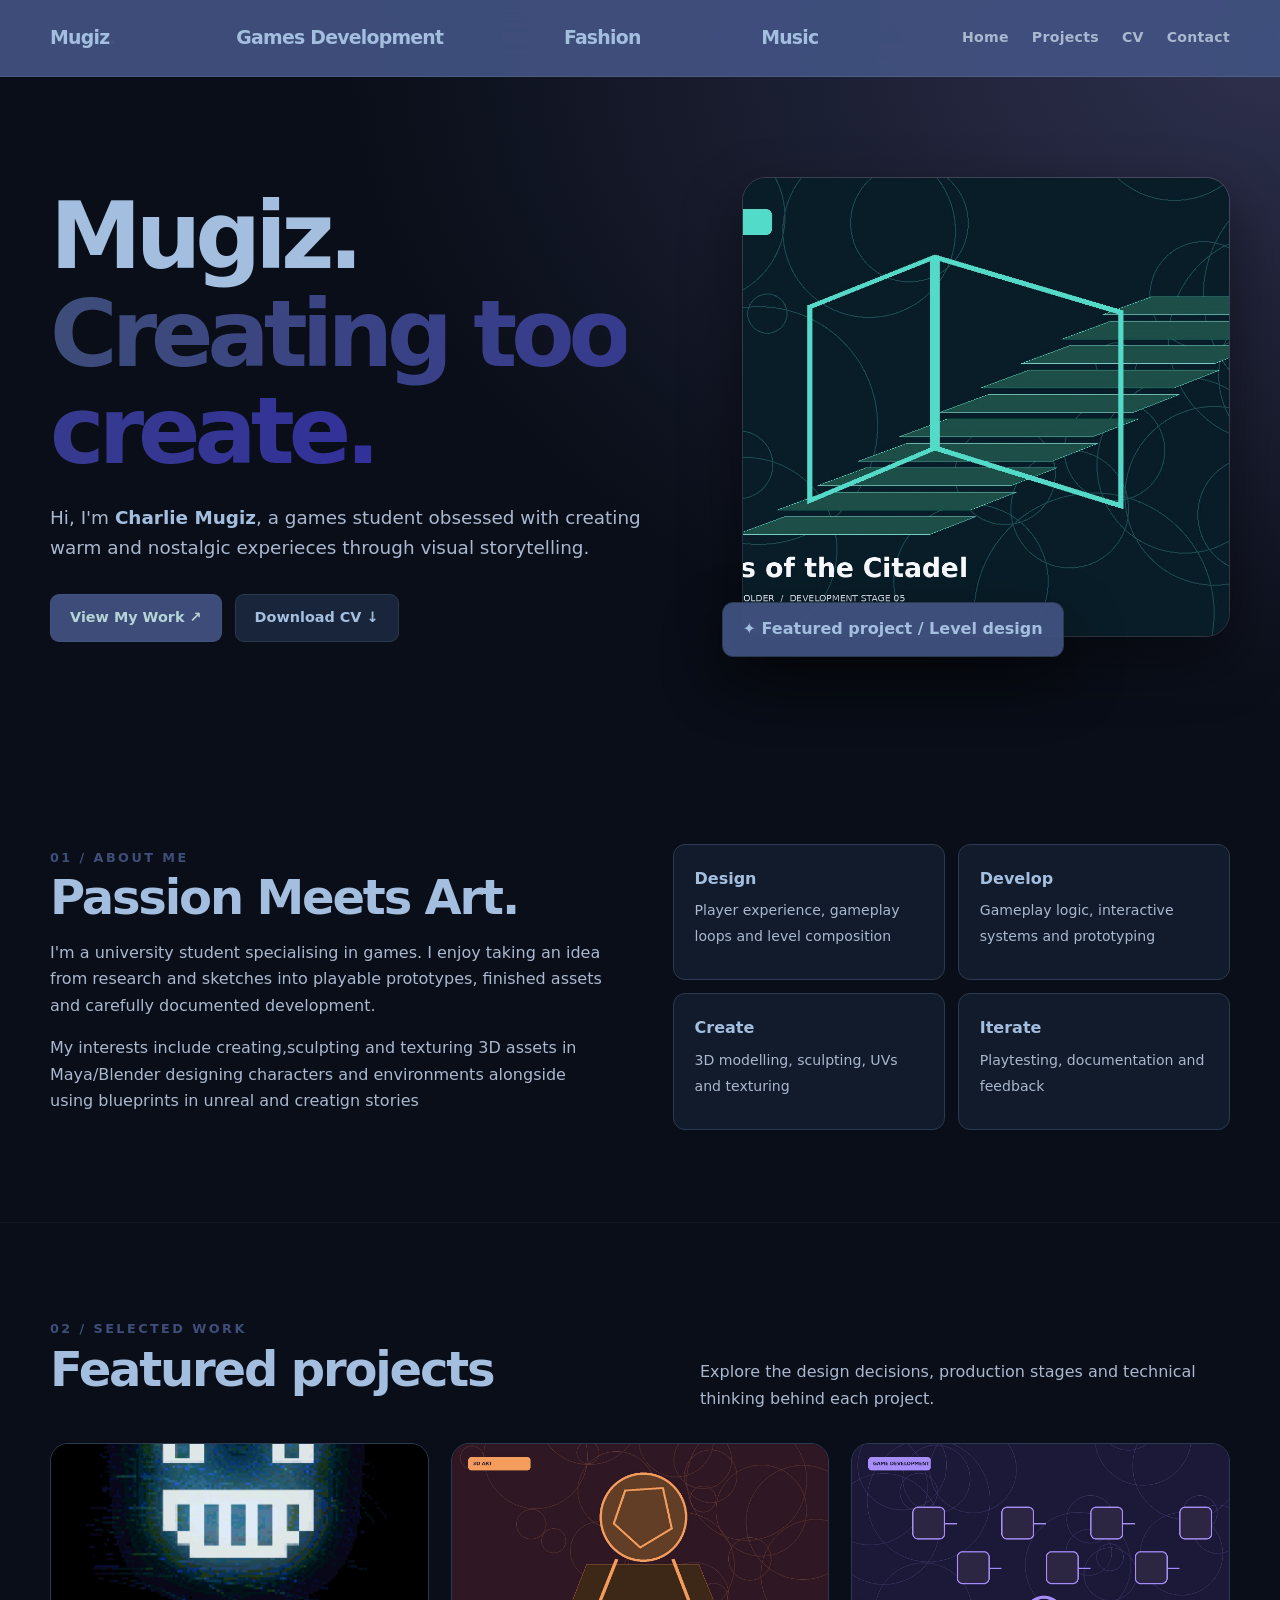
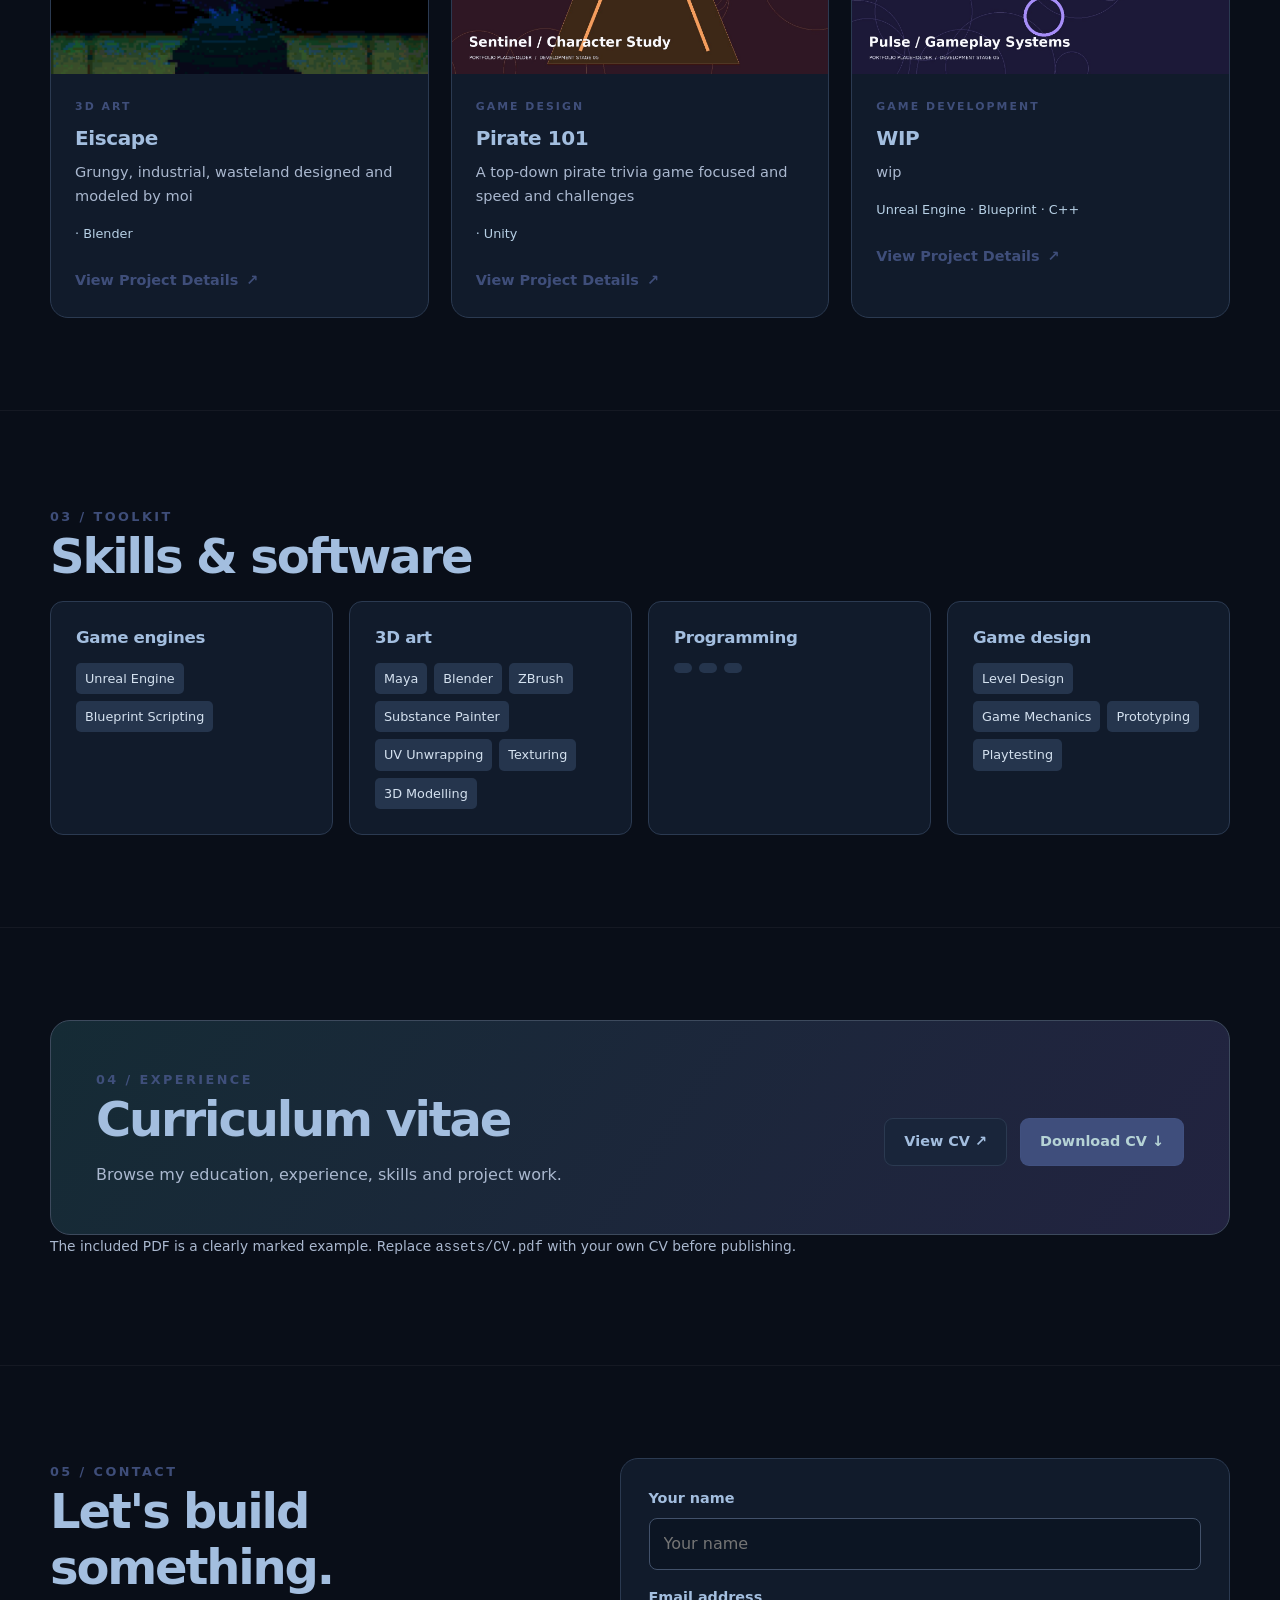
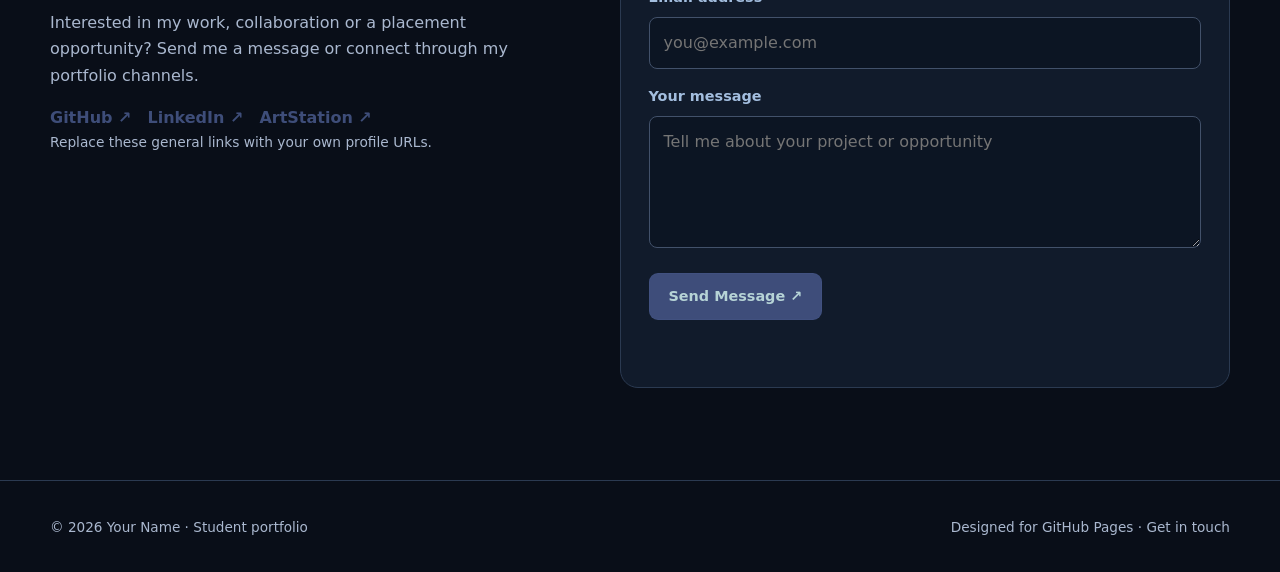
<file: index.html>
<!doctype html>
<html lang="en">

<head>
    <meta charset="utf-8">
    <meta name="viewport" content="width=device-width,initial-scale=1">
    <meta name="theme-color" content="416440">
    <meta name="description" content="Welcome to my world">
    <title>MugizWorld </title>
    <link rel="stylesheet" href="style.css">
</head>

<body><a class="skip" href="#main">Skip to content</a>
    <header class="header">
        <nav class="nav container" aria-label="Main navigation"><a class="brand"
                href="index.html">Mugiz<span>.</span></a><button class="menu" type="button" data-menu
                aria-expanded="false" aria-controls="navlinks">Menu ☰</button><a class="brand" href="index.html">Games
                Development</a><a class="brand" href="Fashion.html">Fashion</a><a class="brand" href="index.html">Music
                    <div class="navlinks" id="navlinks" data-navlinks><a href="index.html#home">Home</a><a
                            href="index.html#projects">Projects</a><a href="index.html#cv">CV</a><a
                            href="index.html#contact">Contact</a></div>
        </nav>
    </header>
    <main id="main">
        <section class="hero" id="home">
            <div class="container hero-grid">
                <div>
                    <div class="eyebrow"></div>
                    <h1>Mugiz.<br><span class="gradient">Creating too create.</span></h1>
                    <p class="lead">Hi, I'm <strong style="color:var(--text)"> Charlie Mugiz</strong>, a games student
                        obsessed with creating warm and nostalgic experieces through visual storytelling. </p>
                    <div class="buttons"><a class="btn primary" href="#projects">View My Work ↗</a><a class="btn"
                            href="assets/CV.pdf" download>Download CV ↓</a></div>
                </div>
                <div class="hero-visual"><img src="images/project1/image5.jpg" alt="Sample fantasy level design artwork"
                        width="1440" height="900">
                    <div class="float-tag">✦ Featured project / Level design</div>
                </div>
            </div>
        </section>
        <section class="section" id="about">
            <div class="container about-grid">
                <div><span class="eyebrow">01 / About me</span>
                    <h2>Passion Meets Art.</h2>
                    <p>I'm a university student specialising in games. I enjoy taking an idea from research and sketches
                        into playable prototypes, finished assets and carefully documented development.</p>
                    <p>My interests include creating,sculpting and texturing 3D assets in Maya/Blender designing
                        characters and environments alongside using blueprints in unreal and creatign stories </p>
                    <p class="muted-note">
                    </p>
                </div>
                <div class="feature-list">
                    <div class="feature"><strong>Design</strong><span>Player experience, gameplay loops and level
                            composition</span></div>
                    <div class="feature"><strong>Develop</strong><span>Gameplay logic, interactive systems and
                            prototyping</span></div>
                    <div class="feature"><strong>Create</strong><span>3D modelling, sculpting, UVs and texturing</span>
                    </div>
                    <div class="feature"><strong>Iterate</strong><span>Playtesting, documentation and feedback</span>
                    </div>
                </div>
            </div>
        </section>
        <section class="section" id="projects">
            <div class="container">
                <div class="section-heading">
                    <div><span class="eyebrow">02 / Selected work</span>
                        <h2>Featured projects</h2>
                    </div>
                    <p>Explore the design decisions, production stages and technical thinking behind each project.</p>
                </div>
                <div class="cards">
                    <article class="project-card"><a href="images/project1/image1.jpg"
                            aria-label="See details of Echoes of the Citadel"><img src="images/project1/image1.jpg"
                                alt="Illustrated sample for Echoes of the Citadel" loading="lazy"></a>
                        <div class="card-body">
                            <div class="eyebrow">3D ART</div>
                            <h3>Eiscape</h3>
                            <p>Grungy, industrial, wasteland designed and modeled by moi</p>
                            <div class="meta"> · Blender</div><a class="textlink" href="projects/project1.html">View
                                Project Details <span aria-hidden="true">↗</span></a>
                        </div>
                    </article>
                    <article class="project-card"><a href="projects/project2.html"
                            aria-label="See details of Sentinel / Character Study"><img src="images/project2/image5.jpg"
                                alt="Illustrated sample for Sentinel / Character Study" loading="lazy"></a>
                        <div class="card-body">
                            <div class="eyebrow">Game DESIGN</div>
                            <h3> Pirate 101 </h3>
                            <p>A top-down pirate trivia game focused and speed and challenges </p>
                            <div class="meta"> · Unity</div><a class="textlink" href="projects/project2.html">View
                                Project Details <span aria-hidden="true">↗</span></a>
                        </div>
                    </article>
                    <article class="project-card"><a href="projects/project3.html"
                            aria-label="See details of Pulse / Gameplay Systems"><img src="images/project3/image5.jpg"
                                alt="Illustrated sample for Pulse / Gameplay Systems" loading="lazy"></a>
                        <div class="card-body">
                            <div class="eyebrow">GAME DEVELOPMENT</div>
                            <h3>WIP</h3>
                            <p>wip</p>
                            <div class="meta">Unreal Engine · Blueprint · C++</div><a class="textlink"
                                href="projects/project3.html">View Project Details <span aria-hidden="true">↗</span></a>
                        </div>
                    </article>
                </div>
            </div>
        </section>
        <section class="section" id="skills">
            <div class="container"><span class="eyebrow">03 / Toolkit</span>
                <h2>Skills & software</h2>
                <p></p>
                <div class="skills-grid">
                    <div class="skill-card">
                        <h3>Game engines</h3>
                        <div class="chips"><span class="chip">Unreal Engine</span><span class="chip">Blueprint
                                Scripting</span></div>
                    </div>
                    <div class="skill-card">
                        <h3>3D art</h3>
                        <div class="chips"><span class="chip">Maya</span><span class="chip">Blender</span><span
                                class="chip">ZBrush</span><span class="chip">Substance Painter</span><span
                                class="chip">UV Unwrapping</span><span class="chip">Texturing</span><span
                                class="chip">3D Modelling</span></div>
                    </div>
                    <div class="skill-card">
                        <h3>Programming</h3>
                        <div class="chips"><span class="chip"></span><span class="chip"></span><span
                                class="chip"></span></div>
                    </div>
                    <div class="skill-card">
                        <h3>Game design</h3>
                        <div class="chips"><span class="chip">Level Design</span><span class="chip">Game
                                Mechanics</span><span class="chip">Prototyping</span><span
                                class="chip">Playtesting</span></div>
                    </div>
                </div>
            </div>
        </section>
        <section class="section" id="cv">
            <div class="container">
                <div class="cv-panel">
                    <div><span class="eyebrow">04 / Experience</span>
                        <h2>Curriculum vitae</h2>
                        <p>Browse my education, experience, skills and project work.</p>
                    </div>
                    <div class="buttons"><a class="btn" href="assets/CV.pdf" target="_blank" rel="noopener">View CV
                            ↗</a><a class="btn primary" href="assets/CV.pdf" download>Download CV ↓</a></div>
                </div>
                <p class="muted-note">The included PDF is a clearly marked example. Replace <code>assets/CV.pdf</code>
                    with your own CV before publishing.</p>
            </div>
        </section>
        <section class="section" id="contact">
            <div class="container contact-grid">
                <div><span class="eyebrow">05 / Contact</span>
                    <h2>Let's build something.</h2>
                    <p>Interested in my work, collaboration or a placement opportunity? Send me a message or connect
                        through my portfolio channels.</p>
                    <div class="socials"><a href="https://github.com/" target="_blank" rel="noopener noreferrer">GitHub
                            ↗</a><a href="https://www.linkedin.com/" target="_blank" rel="noopener noreferrer">LinkedIn
                            ↗</a><a href="https://www.artstation.com/" target="_blank"
                            rel="noopener noreferrer">ArtStation ↗</a></div>
                    <p class="muted-note">Replace these general links with your own profile URLs.</p>
                </div>
                <form id="contact-form" class="form" action="https://formspree.io/f/YOUR_FORM_ID" method="POST">
                    <div class="field"><label for="contact-name">Your name</label><input id="contact-name" name="name"
                            autocomplete="name" required maxlength="100" placeholder="Your name"></div>
                    <div class="field"><label for="contact-email">Email address</label><input id="contact-email"
                            name="email" type="email" autocomplete="email" required maxlength="200"
                            placeholder="you@example.com"></div>
                    <div class="field"><label for="contact-message">Your message</label><textarea id="contact-message"
                            name="message" required maxlength="5000"
                            placeholder="Tell me about your project or opportunity"></textarea></div>
                    <div class="hidden-field" aria-hidden="true"><label for="website-field">Do not fill this
                            out</label><input id="website-field" name="_gotcha" autocomplete="off" tabindex="-1"></div>
                    <button class="btn primary" type="submit">Send Message ↗</button>
                    <div id="form-status" class="form-status" role="status" aria-live="polite"></div>
                </form>
            </div>
        </section>
    </main>
    <footer class="footer">
        <div class="container"><span>© <span id="year">2026</span> Your Name · Student portfolio</span><span>Designed
                for GitHub Pages · <a href="index.html#contact">Get in touch</a></span></div>
    </footer>
    <script src="script.js"></script>
    <script>document.querySelector('#year').textContent = new Date().getFullYear();</script>
</body>

</html>
</file>
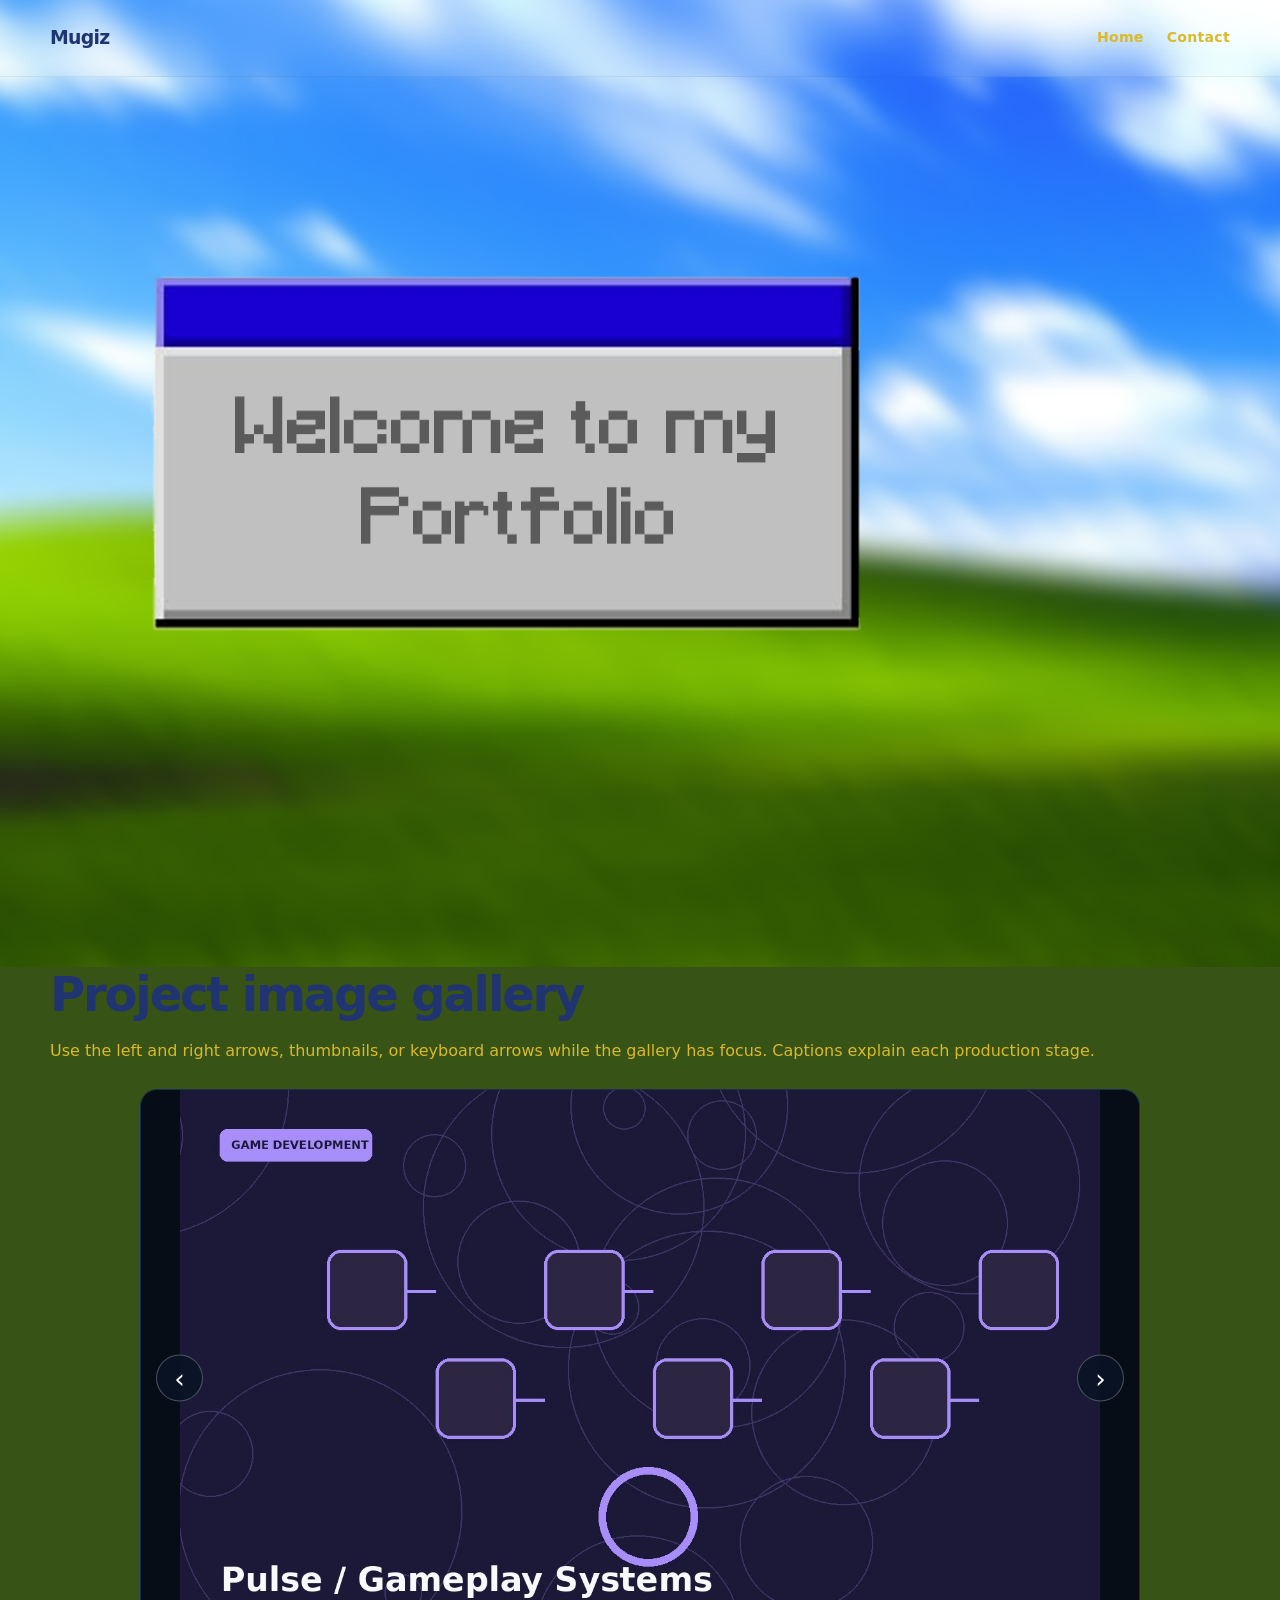
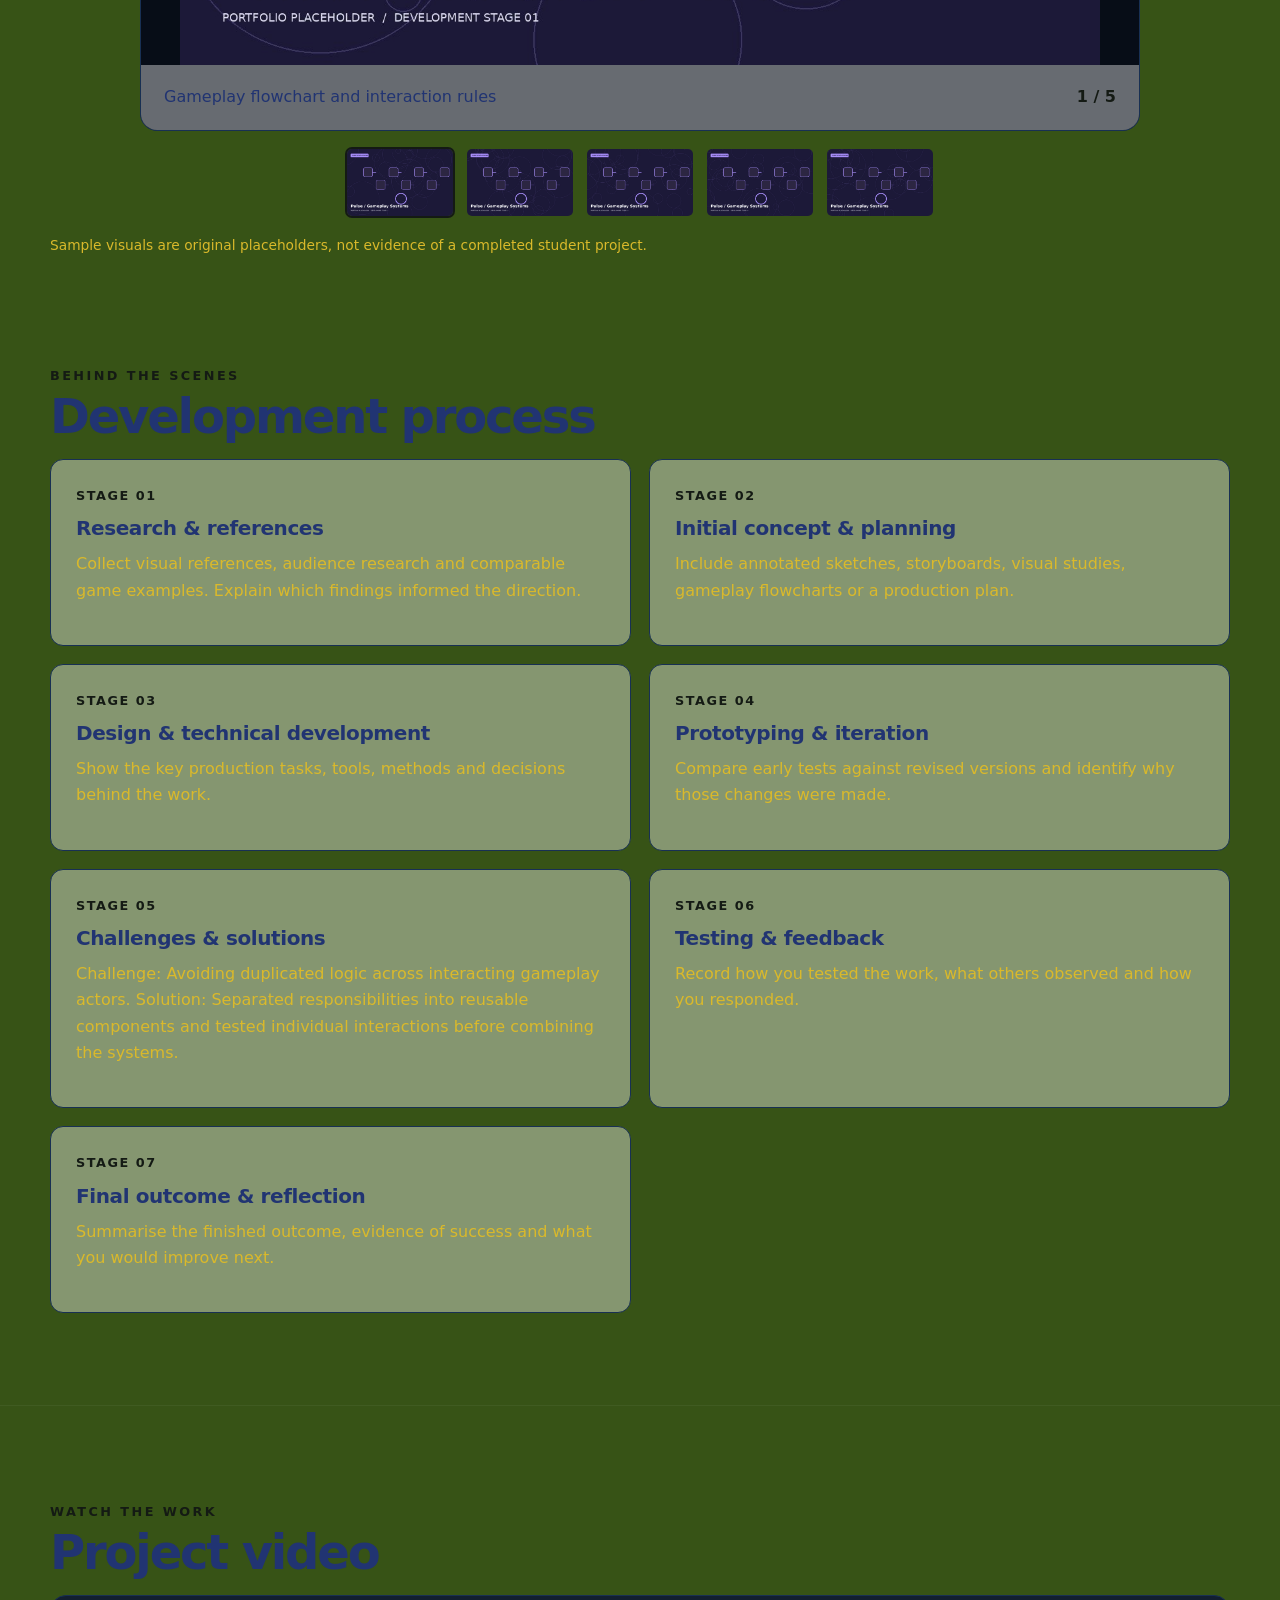
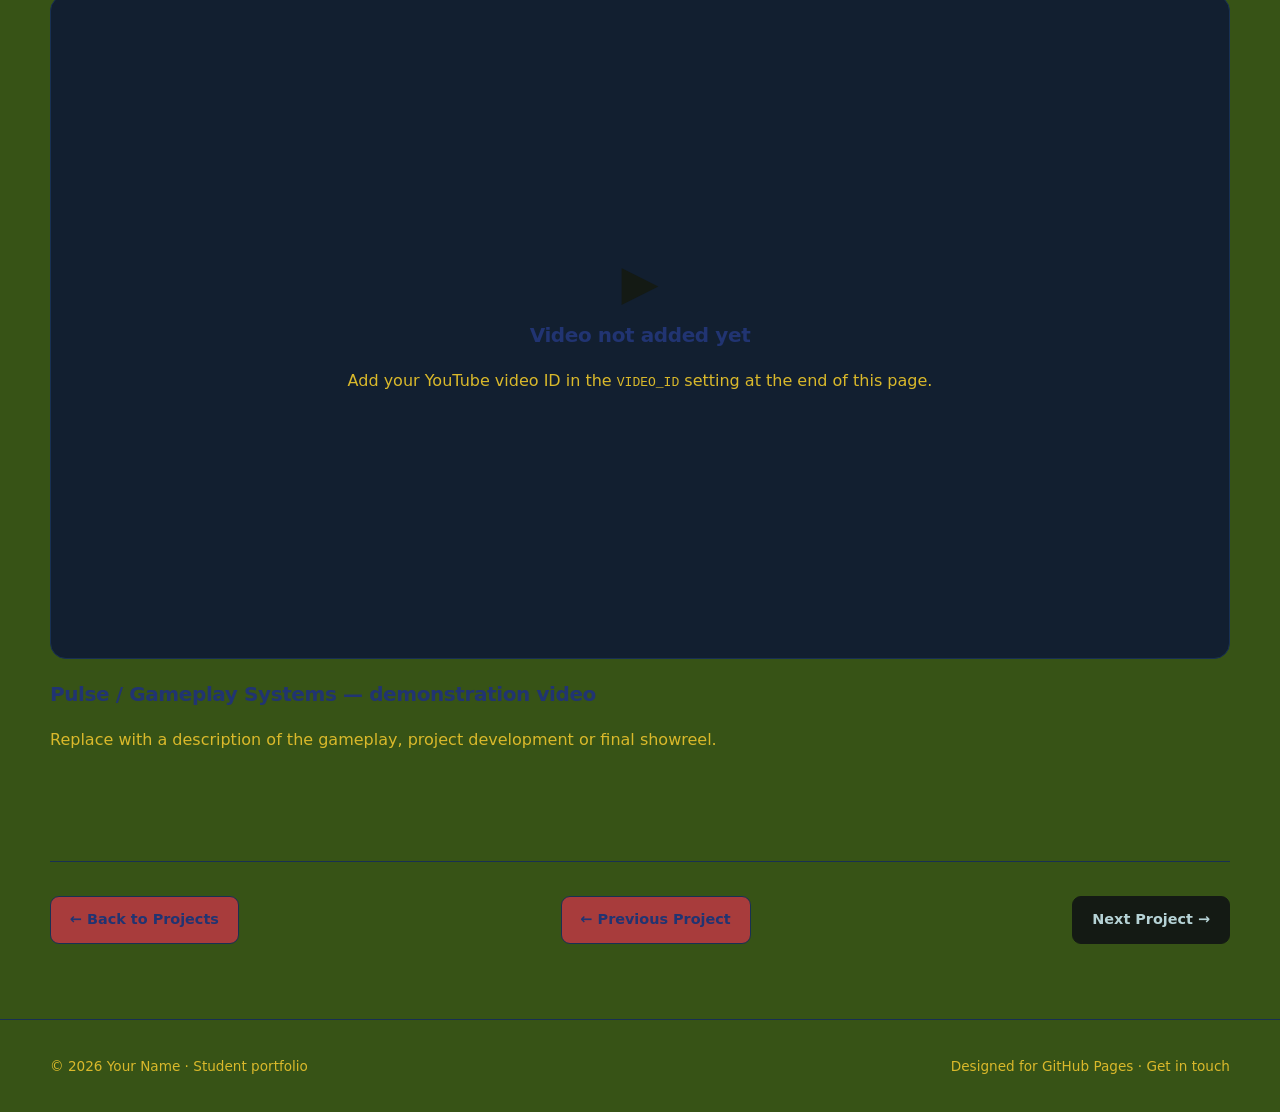
<file: Fashion.html>
<!doctype html>
<html lang="en">

<head>
  <meta charset="utf-8">
  <meta name="viewport" content="width=device-width,initial-scale=1">
  <meta name="theme-color" content="#090e18">
  <meta name="description" content="Welcome to my fashion world ">
  <title>Fashion | Modelling </title>
  <link rel="stylesheet" href="style Fashion.css">
</head>

<body><a class="skip" href="#main">Skip to content</a>  
  <div class="Fashion90">
  <header class="header">
    <nav class="nav container" aria-label="Main navigation"><a class="brand"
        href="../index.html">Mugiz<span></span></a><button class="menu" type="button" data-menu aria-expanded="false"
        aria-controls="navlinks">Menu ☰</button>
      <div class="navlinks" id="navlinks" data-navlinks><a href="../index.html#home">Home</a></a><a
          href="../index.html#contact">Contact</a></div>
    </nav>
  </header>
  <main id="main">
    <section class="project-hero container"><a class="textlink" href="../index.html#projects"></a>
      
      <img src="images\Fashion\Welcome.png" alt="Sample fantasy level design artwork" width="960" height="570" >

        
  
    </section>
    <section class="section">
    </div>
      <div class="container"><span class="eyebrow"></span>
        <h2>Project image gallery</h2>
        <p>Use the left and right arrows, thumbnails, or keyboard arrows while the gallery has focus. Captions explain
          each production stage.</p>
        <div class="gallery-shell" id="project-gallery" tabindex="0"
          aria-label="Pulse / Gameplay Systems image gallery"><button type="button" class="gallery-arrow prev"
            id="gallery-prev" aria-label="Previous image">‹</button><img id="gallery-image" class="gallery-image"
            src="../images/project3/image1.jpg" alt="Gameplay flowchart and interaction rules" width="1440"
            height="900"><button type="button" class="gallery-arrow next" id="gallery-next"
            aria-label="Next image">›</button>
          <div class="gallery-info">
            <p id="gallery-caption">Gameplay flowchart and interaction rules</p><span class="gallery-counter"
              id="gallery-counter">1 / 5</span>
          </div>
        </div>
        <div id="gallery-thumbs" class="thumbs" aria-label="Choose image"></div>
        <p class="muted-note">Sample visuals are original placeholders, not evidence of a completed student project.</p>
      </div>
    </section>
    <section class="section">
      <div class="container"><span class="eyebrow">Behind the scenes</span>
        <h2>Development process</h2>
        <div class="process-grid">
          <article class="process-step">
            <div class="step-number">STAGE 01</div>
            <h3>Research &amp; references</h3>
            <p>Collect visual references, audience research and comparable game examples. Explain which findings
              informed the direction.</p>
          </article>
          <article class="process-step">
            <div class="step-number">STAGE 02</div>
            <h3>Initial concept &amp; planning</h3>
            <p>Include annotated sketches, storyboards, visual studies, gameplay flowcharts or a production plan.</p>
          </article>
          <article class="process-step">
            <div class="step-number">STAGE 03</div>
            <h3>Design &amp; technical development</h3>
            <p>Show the key production tasks, tools, methods and decisions behind the work.</p>
          </article>
          <article class="process-step">
            <div class="step-number">STAGE 04</div>
            <h3>Prototyping &amp; iteration</h3>
            <p>Compare early tests against revised versions and identify why those changes were made.</p>
          </article>
          <article class="process-step">
            <div class="step-number">STAGE 05</div>
            <h3>Challenges &amp; solutions</h3>
            <p>Challenge: Avoiding duplicated logic across interacting gameplay actors. Solution: Separated
              responsibilities into reusable components and tested individual interactions before combining the systems.
            </p>
          </article>
          <article class="process-step">
            <div class="step-number">STAGE 06</div>
            <h3>Testing &amp; feedback</h3>
            <p>Record how you tested the work, what others observed and how you responded.</p>
          </article>
          <article class="process-step">
            <div class="step-number">STAGE 07</div>
            <h3>Final outcome &amp; reflection</h3>
            <p>Summarise the finished outcome, evidence of success and what you would improve next.</p>
          </article>
        </div>
      </div>
    </section>
    <section class="section">
      <div class="container"><span class="eyebrow">Watch the work</span>
        <h2>Project video</h2>
        <div class="video-frame" id="video-container">
          <div class="video-placeholder"><span aria-hidden="true">▶</span>
            <h3>Video not added yet</h3>
            <p>Add your YouTube video ID in the <code>VIDEO_ID</code> setting at the end of this page.</p>
          </div>
        </div>
        <h3 style="margin-top:22px" id="video-title">Pulse / Gameplay Systems — demonstration video</h3>
        <p id="video-description">Replace this description with a short introduction to your game, 3D walkthrough,
          gameplay features or production process.</p>
      </div>
    </section>
    <div class="container project-navigation"><a class="btn" href="../index.html#projects">← Back to Projects</a><a
        class="btn" href="project2.html">← Previous Project</a><a class="btn primary" href="project1.html">Next Project
        →</a></div>
  </main>
  <footer class="footer">
    <div class="container"><span>© <span id="year">2026</span> Your Name · Student portfolio</span><span>Designed for
        GitHub Pages · <a href="../index.html#contact">Get in touch</a></span></div>
  </footer>
  <script src="../script.js"></script>
  <script>document.querySelector('#year').textContent = new Date().getFullYear();</script>
  <!-- PROJECT SETTINGS — Edit this list to add, remove or reorder local images.
     1. Put image files in images/projectN/ in the repository.
     2. Add a {src, alt, caption} entry below, using ../ relative paths.
     3. Set VIDEO_ID to the ID from your YouTube watch URL, not the entire URL.
     4. Do not use quotation marks inside an image caption without escaping them. -->
  <script>
    const galleryImages = [
      { src: "../images/project3/image1.jpg", alt: "Game Development portfolio example image 1", caption: "Gameplay flowchart and interaction rules" },
      { src: "../images/project3/image2.jpg", alt: "Game Development portfolio example image 2", caption: "Initial player controls and input setup" },
      { src: "../images/project3/image3.jpg", alt: "Game Development portfolio example image 3", caption: "Pickup and inventory Blueprint logic" },
      { src: "../images/project3/image4.jpg", alt: "Game Development portfolio example image 4", caption: "Interactive gate conditions and testing" },
      { src: "../images/project3/image5.jpg", alt: "Game Development portfolio example image 5", caption: "Final gameplay prototype and feedback" }
    ];
    const VIDEO_ID = ""; // example: the 11-character ID after ?v= (leave empty for placeholder)
    const VIDEO_TITLE = 'Pulse / Gameplay Systems — demonstration video';
    const VIDEO_DESCRIPTION = "Replace with a description of the gameplay, project development or final showreel.";
  </script>
  <script src="../project.js"></script>
</body>

</html>
</file>
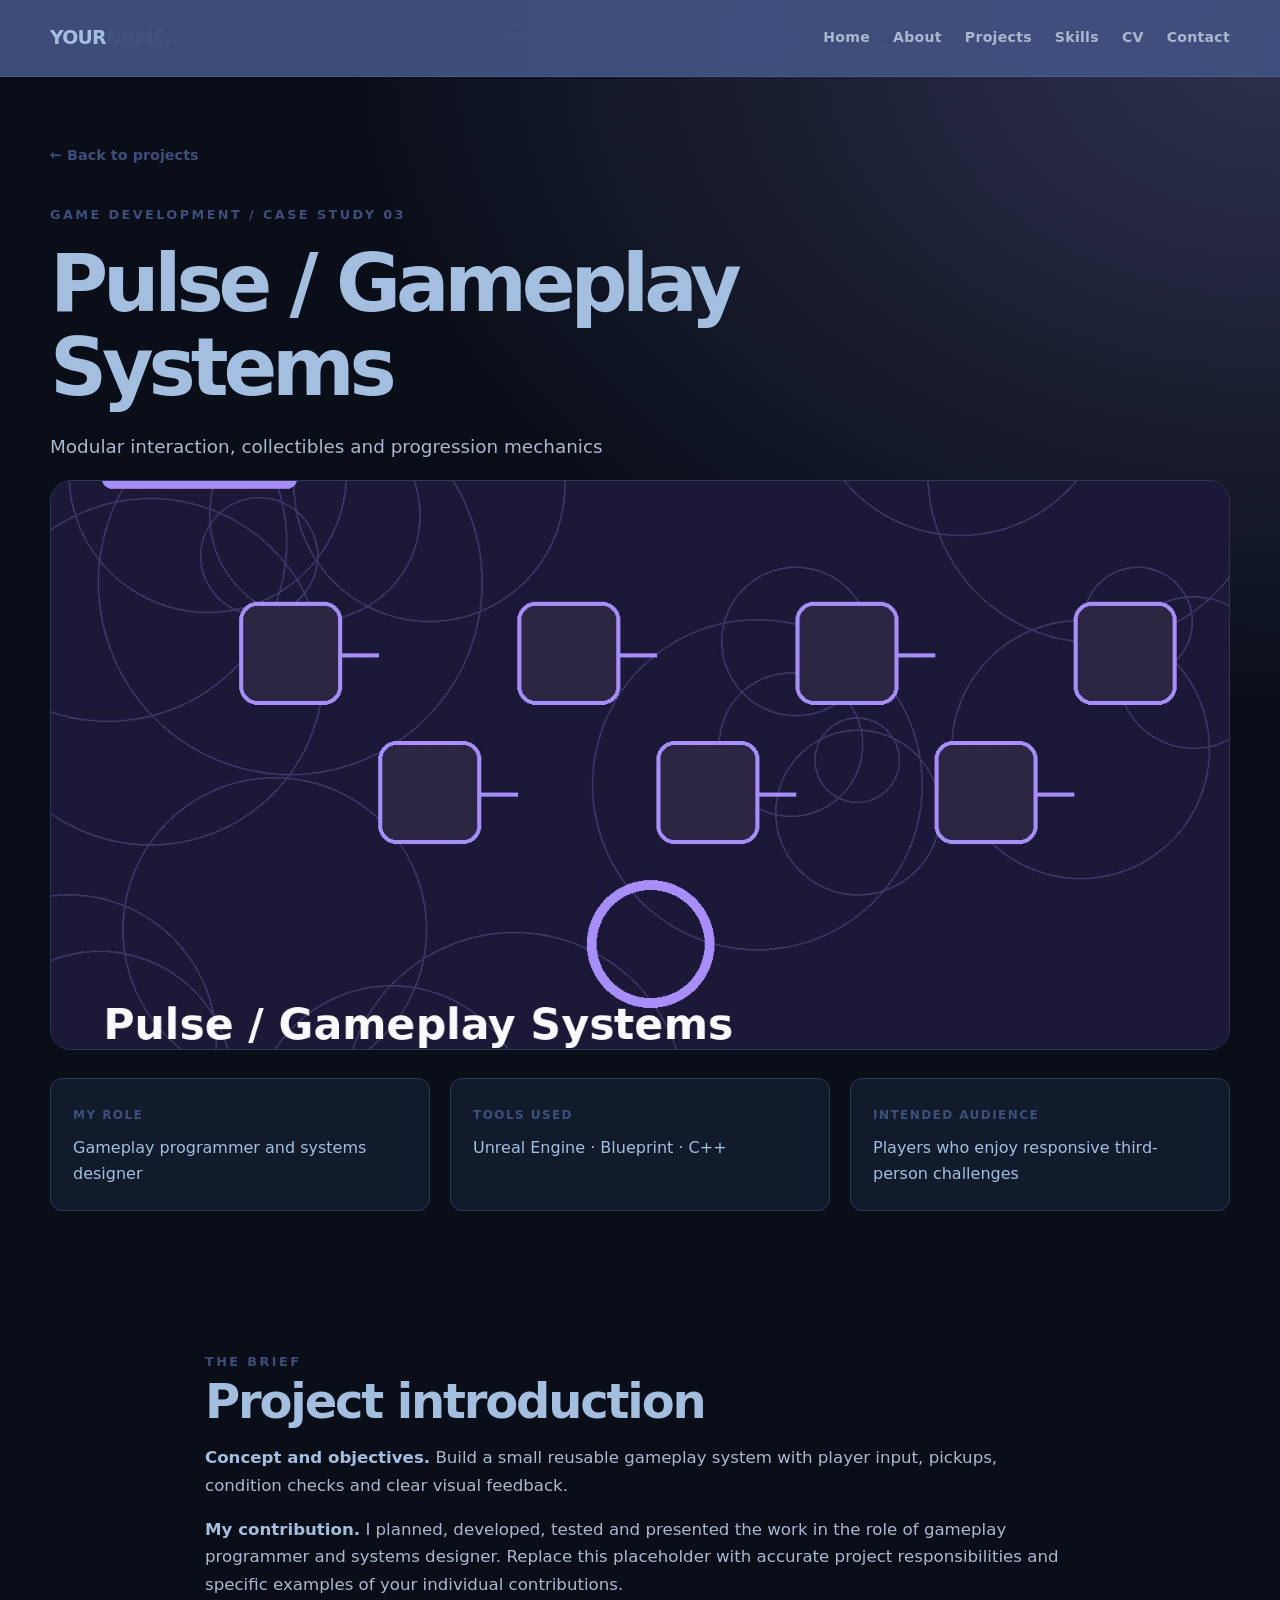
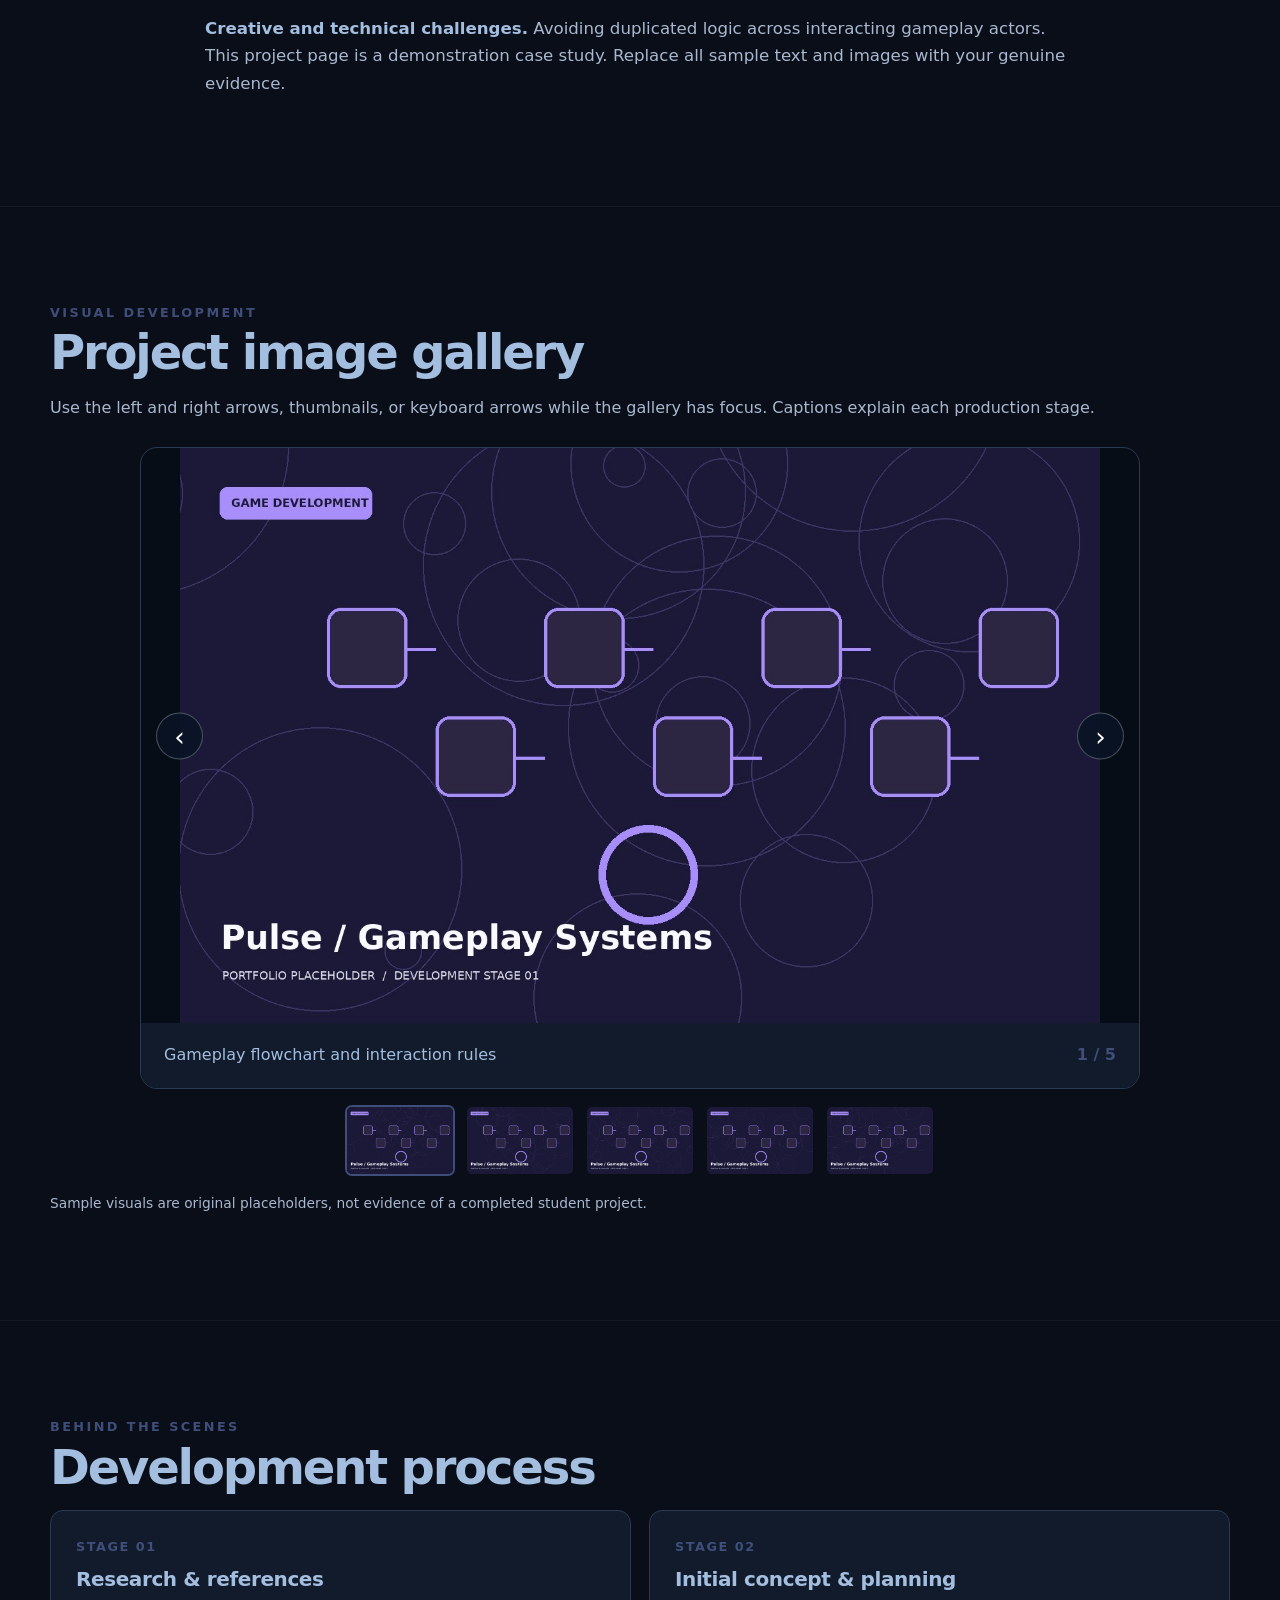
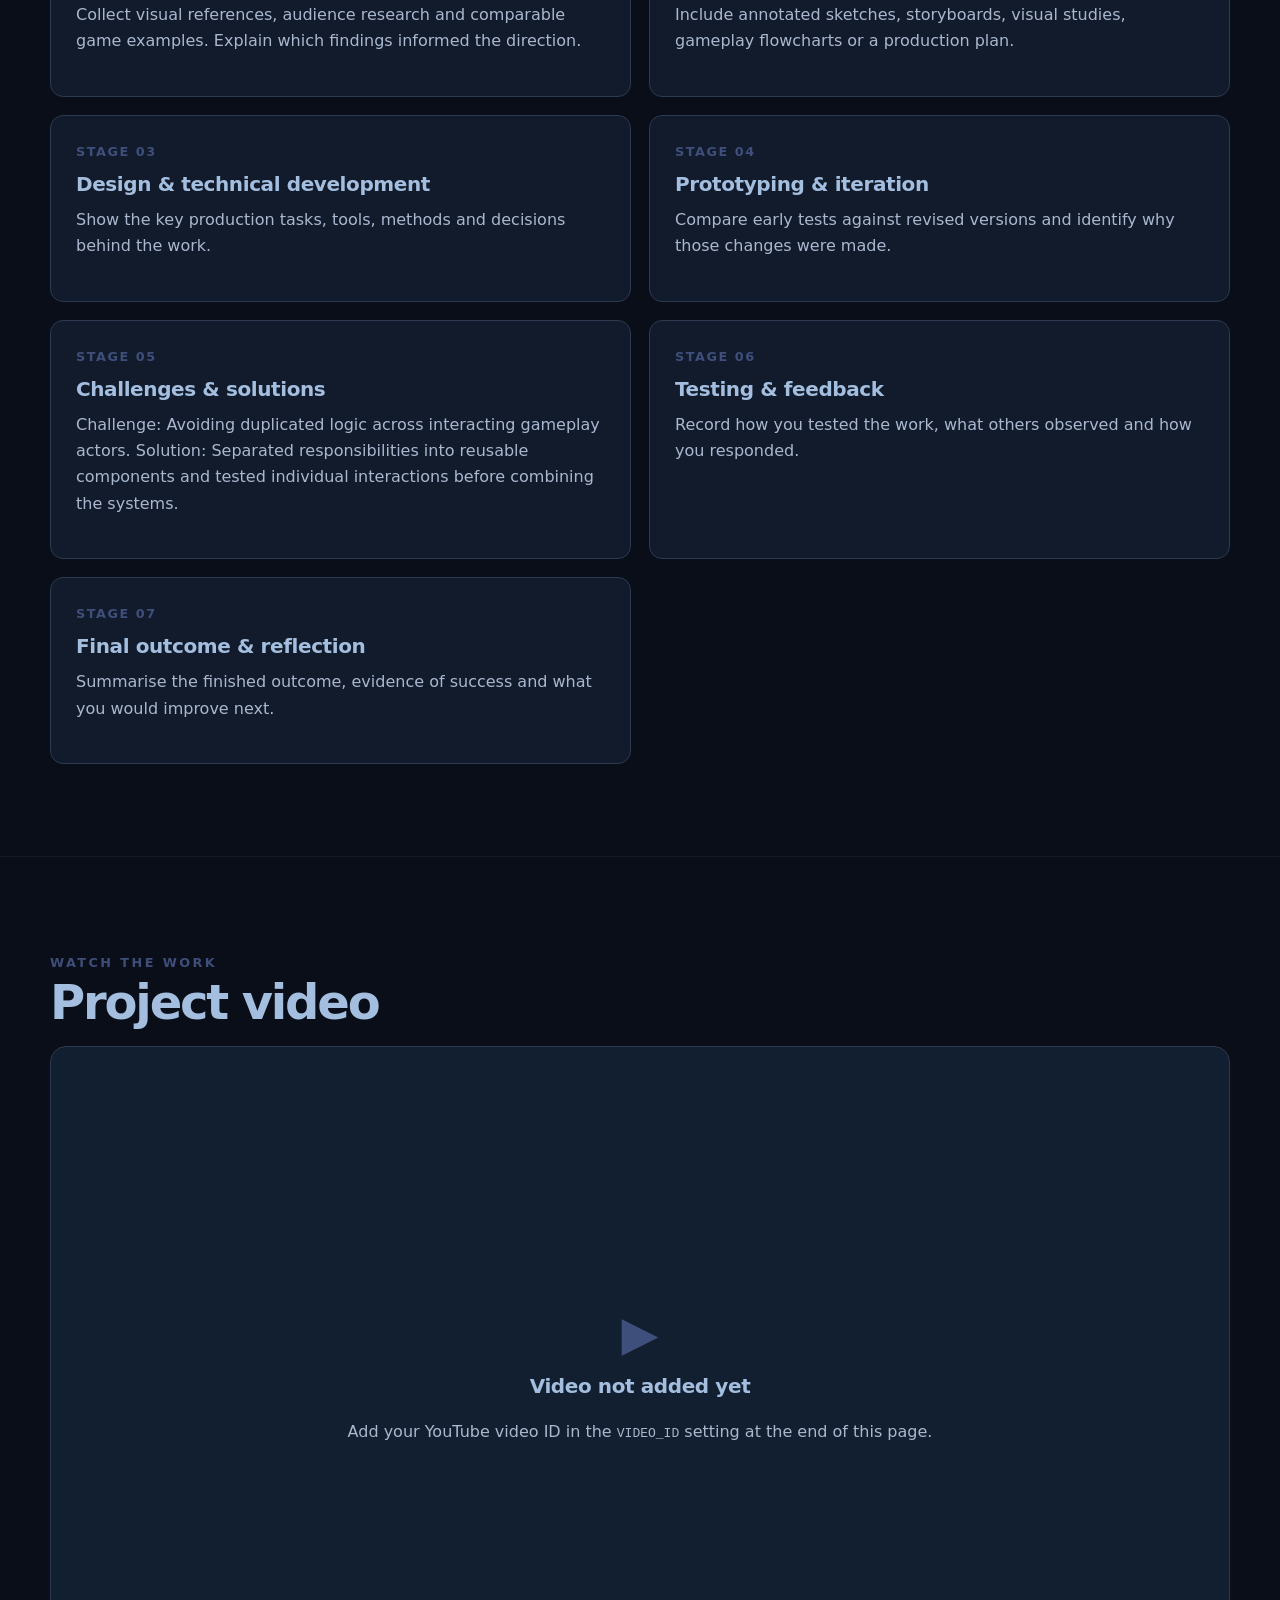
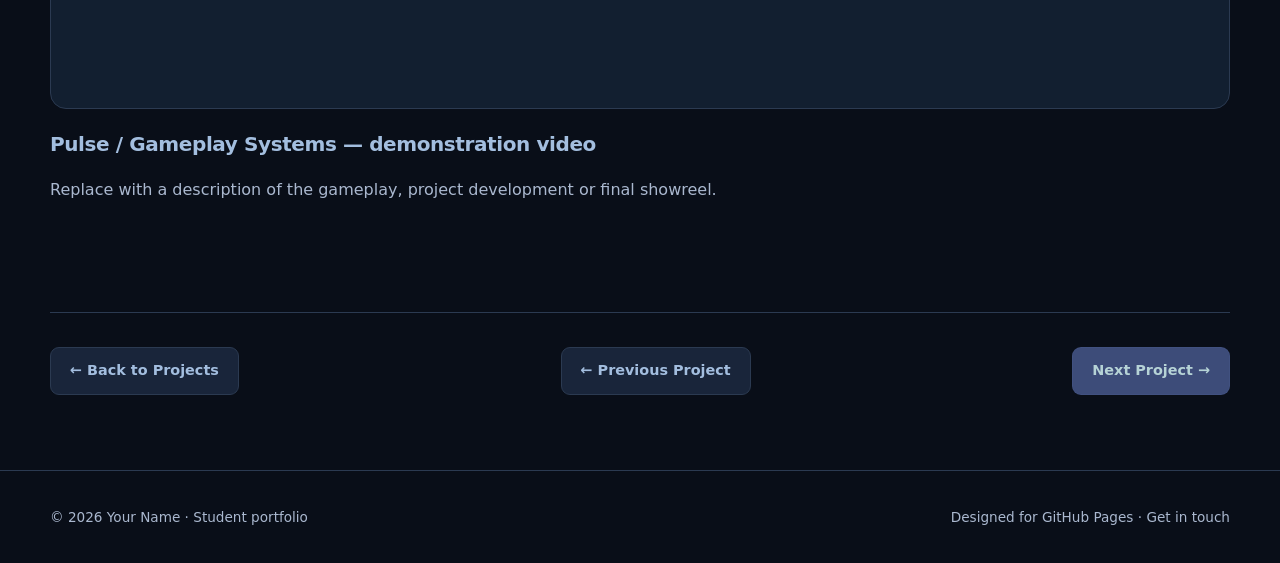
<file: projects/Music.html>
<!doctype html><html lang="en"><head><meta charset="utf-8"><meta name="viewport" content="width=device-width,initial-scale=1"><meta name="theme-color" content="#090e18"><meta name="description" content="Student portfolio showcasing game design, game development and 3D art projects."><title>Pulse / Gameplay Systems | Your Name</title><link rel="stylesheet" href="../style.css"></head><body><a class="skip" href="#main">Skip to content</a><header class="header"><nav class="nav container" aria-label="Main navigation"><a class="brand" href="../index.html">YOUR<span>NAME.</span></a><button class="menu" type="button" data-menu aria-expanded="false" aria-controls="navlinks">Menu ☰</button><div class="navlinks" id="navlinks" data-navlinks><a href="../index.html#home">Home</a><a href="../index.html#about">About</a><a href="../index.html#projects">Projects</a><a href="../index.html#skills">Skills</a><a href="../index.html#cv">CV</a><a href="../index.html#contact">Contact</a></div></nav></header><main id="main"><section class="project-hero container"><a class="textlink" href="../index.html#projects">← Back to projects</a><p class="eyebrow" style="margin-top:36px">GAME DEVELOPMENT / CASE STUDY 03</p><h1>Pulse / Gameplay Systems</h1><p class="lead">Modular interaction, collectibles and progression mechanics</p><img class="project-cover" src="../images/project3/image5.jpg" width="1440" height="900" alt="Featured sample visual of Pulse / Gameplay Systems"><div class="project-summary"><div class="summary-item"><strong>My role</strong><p>Gameplay programmer and systems designer</p></div><div class="summary-item"><strong>Tools used</strong><p>Unreal Engine · Blueprint · C++</p></div><div class="summary-item"><strong>Intended audience</strong><p>Players who enjoy responsive third-person challenges</p></div></div></section><section class="section"><div class="container prose"><span class="eyebrow">The brief</span><h2>Project introduction</h2><p><strong style="color:var(--text)">Concept and objectives.</strong> Build a small reusable gameplay system with player input, pickups, condition checks and clear visual feedback.</p><p><strong style="color:var(--text)">My contribution.</strong> I planned, developed, tested and presented the work in the role of gameplay programmer and systems designer. Replace this placeholder with accurate project responsibilities and specific examples of your individual contributions.</p><p><strong style="color:var(--text)">Creative and technical challenges.</strong> Avoiding duplicated logic across interacting gameplay actors. This project page is a demonstration case study. Replace all sample text and images with your genuine evidence.</p></div></section><section class="section"><div class="container"><span class="eyebrow">Visual development</span><h2>Project image gallery</h2><p>Use the left and right arrows, thumbnails, or keyboard arrows while the gallery has focus. Captions explain each production stage.</p><div class="gallery-shell" id="project-gallery" tabindex="0" aria-label="Pulse / Gameplay Systems image gallery"><button type="button" class="gallery-arrow prev" id="gallery-prev" aria-label="Previous image">‹</button><img id="gallery-image" class="gallery-image" src="../images/project3/image1.jpg" alt="Gameplay flowchart and interaction rules" width="1440" height="900"><button type="button" class="gallery-arrow next" id="gallery-next" aria-label="Next image">›</button><div class="gallery-info"><p id="gallery-caption">Gameplay flowchart and interaction rules</p><span class="gallery-counter" id="gallery-counter">1 / 5</span></div></div><div id="gallery-thumbs" class="thumbs" aria-label="Choose image"></div><p class="muted-note">Sample visuals are original placeholders, not evidence of a completed student project.</p></div></section><section class="section"><div class="container"><span class="eyebrow">Behind the scenes</span><h2>Development process</h2><div class="process-grid"><article class="process-step"><div class="step-number">STAGE 01</div><h3>Research &amp; references</h3><p>Collect visual references, audience research and comparable game examples. Explain which findings informed the direction.</p></article><article class="process-step"><div class="step-number">STAGE 02</div><h3>Initial concept &amp; planning</h3><p>Include annotated sketches, storyboards, visual studies, gameplay flowcharts or a production plan.</p></article><article class="process-step"><div class="step-number">STAGE 03</div><h3>Design &amp; technical development</h3><p>Show the key production tasks, tools, methods and decisions behind the work.</p></article><article class="process-step"><div class="step-number">STAGE 04</div><h3>Prototyping &amp; iteration</h3><p>Compare early tests against revised versions and identify why those changes were made.</p></article><article class="process-step"><div class="step-number">STAGE 05</div><h3>Challenges &amp; solutions</h3><p>Challenge: Avoiding duplicated logic across interacting gameplay actors. Solution: Separated responsibilities into reusable components and tested individual interactions before combining the systems.</p></article><article class="process-step"><div class="step-number">STAGE 06</div><h3>Testing &amp; feedback</h3><p>Record how you tested the work, what others observed and how you responded.</p></article><article class="process-step"><div class="step-number">STAGE 07</div><h3>Final outcome &amp; reflection</h3><p>Summarise the finished outcome, evidence of success and what you would improve next.</p></article></div></div></section><section class="section"><div class="container"><span class="eyebrow">Watch the work</span><h2>Project video</h2><div class="video-frame" id="video-container"><div class="video-placeholder"><span aria-hidden="true">▶</span><h3>Video not added yet</h3><p>Add your YouTube video ID in the <code>VIDEO_ID</code> setting at the end of this page.</p></div></div><h3 style="margin-top:22px" id="video-title">Pulse / Gameplay Systems — demonstration video</h3><p id="video-description">Replace this description with a short introduction to your game, 3D walkthrough, gameplay features or production process.</p></div></section><div class="container project-navigation"><a class="btn" href="../index.html#projects">← Back to Projects</a><a class="btn" href="project2.html">← Previous Project</a><a class="btn primary" href="project1.html">Next Project →</a></div></main><footer class="footer"><div class="container"><span>© <span id="year">2026</span> Your Name · Student portfolio</span><span>Designed for GitHub Pages · <a href="../index.html#contact">Get in touch</a></span></div></footer><script src="../script.js"></script><script>document.querySelector('#year').textContent=new Date().getFullYear();</script>
<!-- PROJECT SETTINGS — Edit this list to add, remove or reorder local images.
     1. Put image files in images/projectN/ in the repository.
     2. Add a {src, alt, caption} entry below, using ../ relative paths.
     3. Set VIDEO_ID to the ID from your YouTube watch URL, not the entire URL.
     4. Do not use quotation marks inside an image caption without escaping them. -->
<script>
const galleryImages = [
    {src:"../images/project3/image1.jpg", alt:"Game Development portfolio example image 1", caption:"Gameplay flowchart and interaction rules"},
    {src:"../images/project3/image2.jpg", alt:"Game Development portfolio example image 2", caption:"Initial player controls and input setup"},
    {src:"../images/project3/image3.jpg", alt:"Game Development portfolio example image 3", caption:"Pickup and inventory Blueprint logic"},
    {src:"../images/project3/image4.jpg", alt:"Game Development portfolio example image 4", caption:"Interactive gate conditions and testing"},
    {src:"../images/project3/image5.jpg", alt:"Game Development portfolio example image 5", caption:"Final gameplay prototype and feedback"}
  ];
const VIDEO_ID = ""; // example: the 11-character ID after ?v= (leave empty for placeholder)
const VIDEO_TITLE = 'Pulse / Gameplay Systems — demonstration video';
const VIDEO_DESCRIPTION = "Replace with a description of the gameplay, project development or final showreel.";
</script>
<script src="../project.js"></script>
</body></html>
</file>
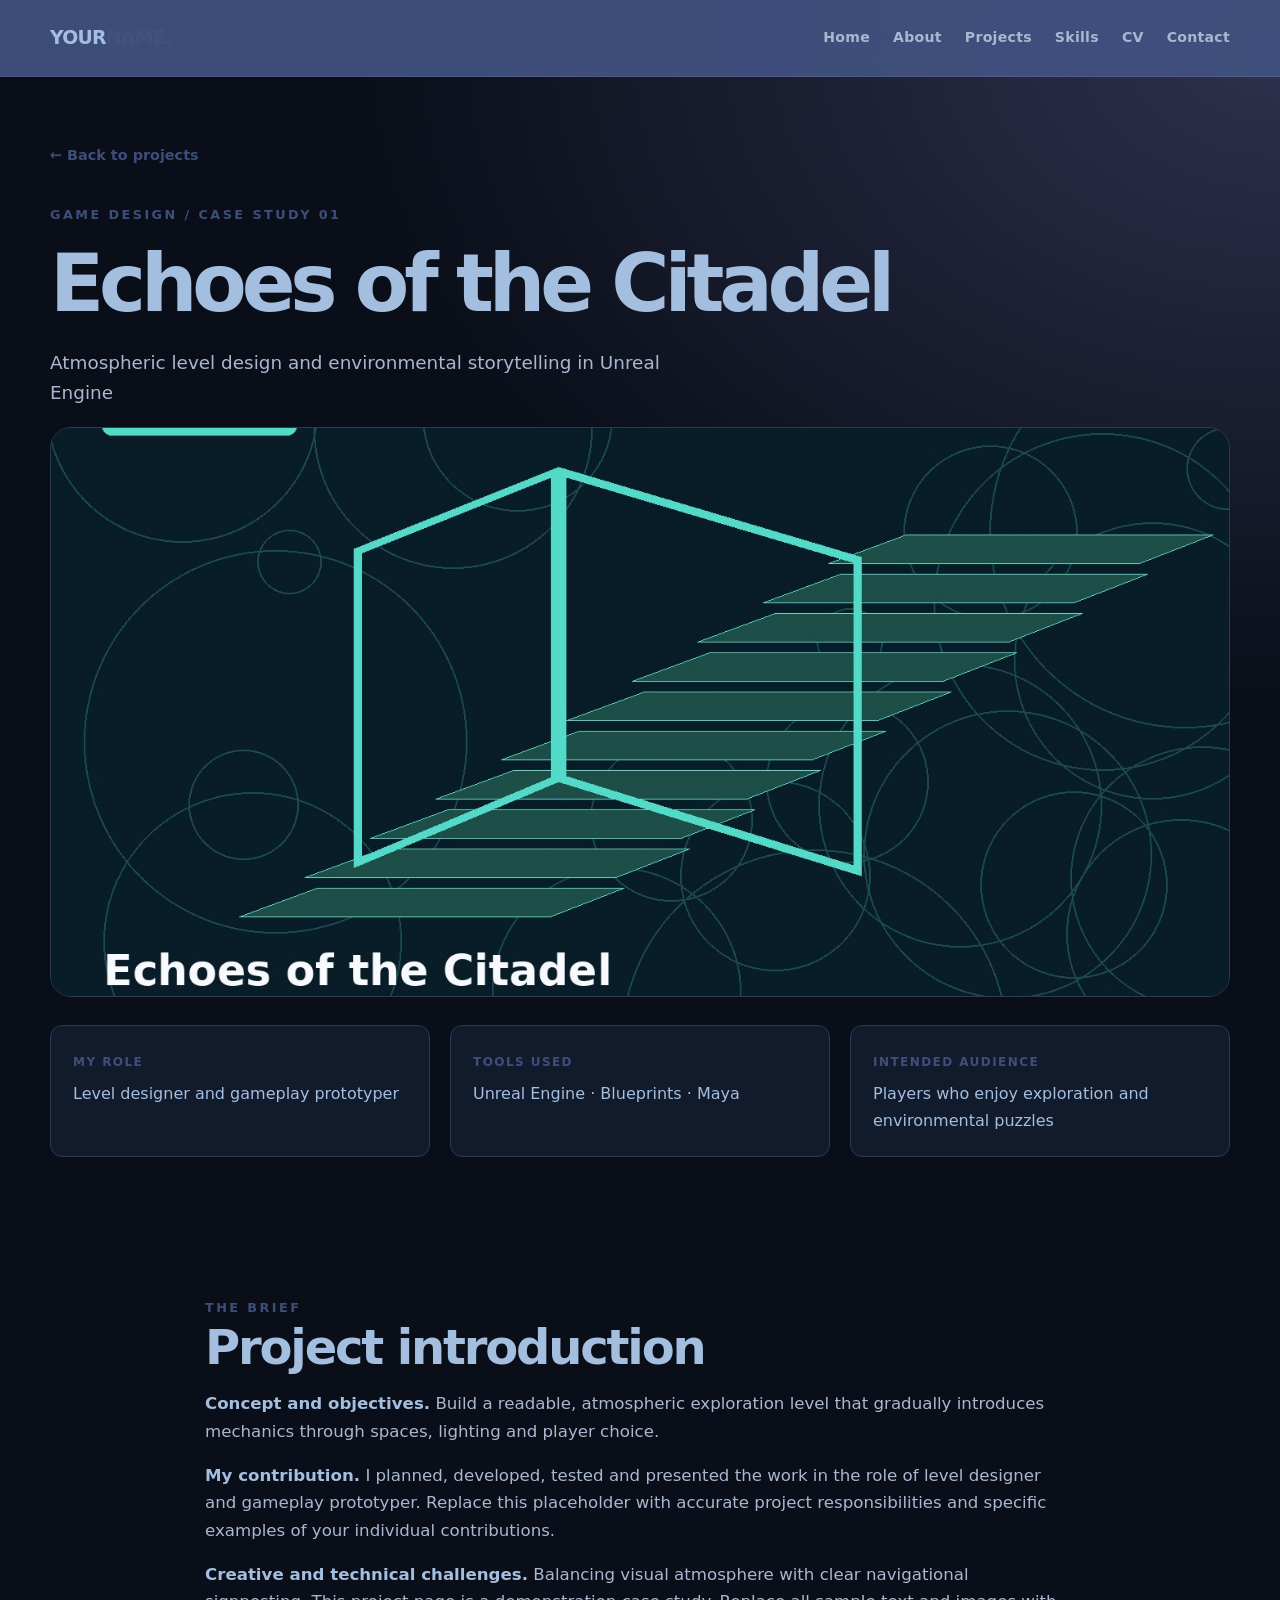
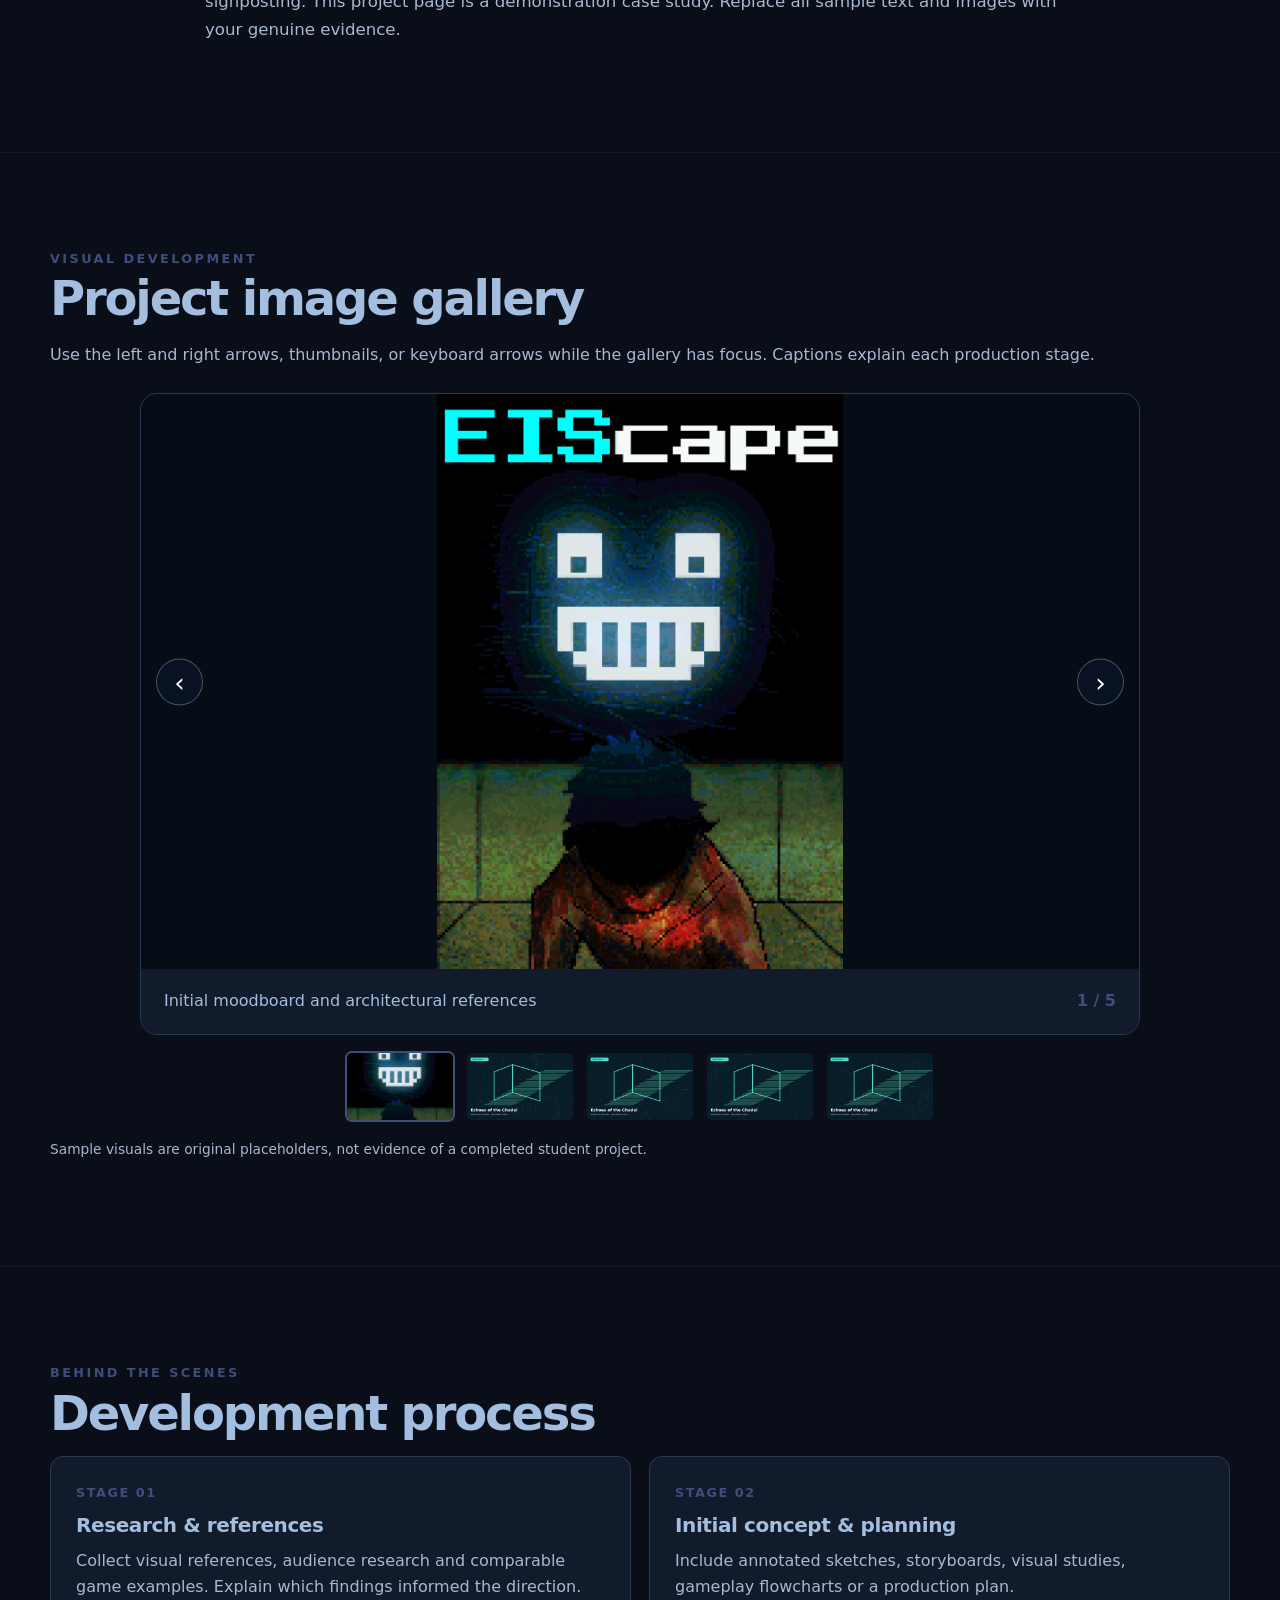
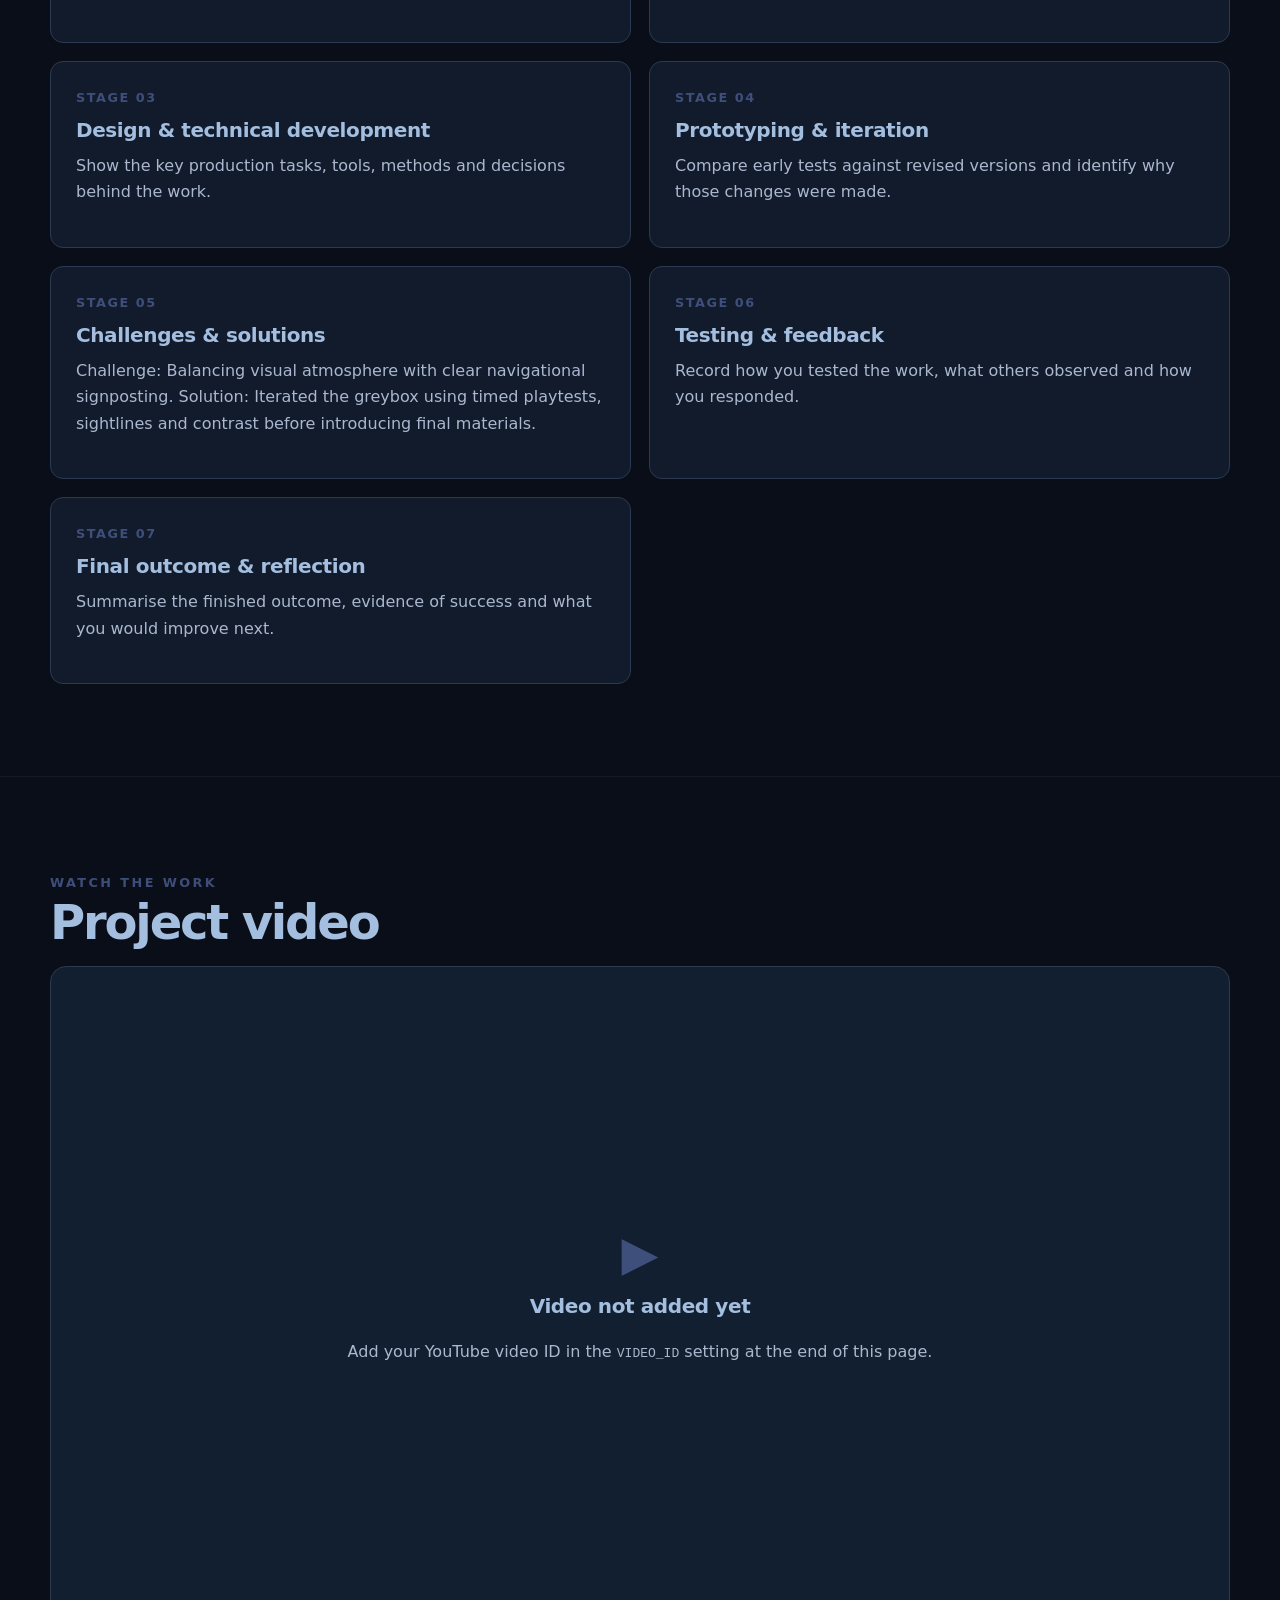
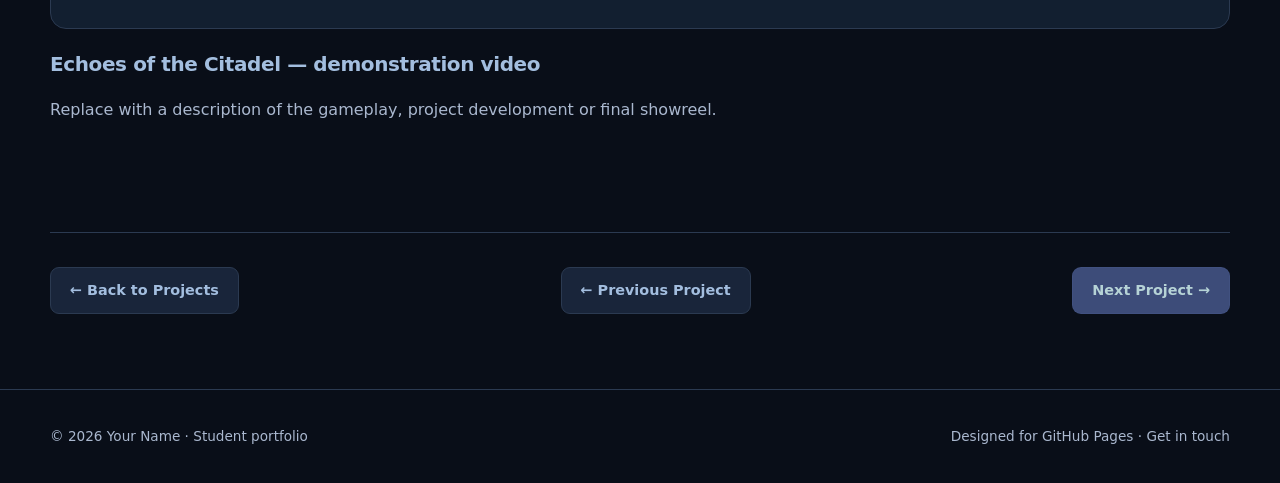
<file: projects/project1.html>
<!doctype html><html lang="en"><head><meta charset="utf-8"><meta name="viewport" content="width=device-width,initial-scale=1"><meta name="theme-color" content="#090e18"><meta name="description" content="Student portfolio showcasing game design, game development and 3D art projects."><title>Echoes of the Citadel | Your Name</title><link rel="stylesheet" href="../style.css"></head><body><a class="skip" href="#main">Skip to content</a><header class="header"><nav class="nav container" aria-label="Main navigation"><a class="brand" href="../index.html">YOUR<span>NAME.</span></a><button class="menu" type="button" data-menu aria-expanded="false" aria-controls="navlinks">Menu ☰</button><div class="navlinks" id="navlinks" data-navlinks><a href="../index.html#home">Home</a><a href="../index.html#about">About</a><a href="../index.html#projects">Projects</a><a href="../index.html#skills">Skills</a><a href="../index.html#cv">CV</a><a href="../index.html#contact">Contact</a></div></nav></header><main id="main"><section class="project-hero container"><a class="textlink" href="../index.html#projects">← Back to projects</a><p class="eyebrow" style="margin-top:36px">GAME DESIGN / CASE STUDY 01</p><h1>Echoes of the Citadel</h1><p class="lead">Atmospheric level design and environmental storytelling in Unreal Engine</p><img class="project-cover" src="../images/project1/image5.jpg" width="1440" height="900" alt="Featured sample visual of Echoes of the Citadel"><div class="project-summary"><div class="summary-item"><strong>My role</strong><p>Level designer and gameplay prototyper</p></div><div class="summary-item"><strong>Tools used</strong><p>Unreal Engine · Blueprints · Maya</p></div><div class="summary-item"><strong>Intended audience</strong><p>Players who enjoy exploration and environmental puzzles</p></div></div></section><section class="section"><div class="container prose"><span class="eyebrow">The brief</span><h2>Project introduction</h2><p><strong style="color:var(--text)">Concept and objectives.</strong> Build a readable, atmospheric exploration level that gradually introduces mechanics through spaces, lighting and player choice.</p><p><strong style="color:var(--text)">My contribution.</strong> I planned, developed, tested and presented the work in the role of level designer and gameplay prototyper. Replace this placeholder with accurate project responsibilities and specific examples of your individual contributions.</p><p><strong style="color:var(--text)">Creative and technical challenges.</strong> Balancing visual atmosphere with clear navigational signposting. This project page is a demonstration case study. Replace all sample text and images with your genuine evidence.</p></div></section><section class="section"><div class="container"><span class="eyebrow">Visual development</span><h2>Project image gallery</h2><p>Use the left and right arrows, thumbnails, or keyboard arrows while the gallery has focus. Captions explain each production stage.</p><div class="gallery-shell" id="project-gallery" tabindex="0" aria-label="Echoes of the Citadel image gallery"><button type="button" class="gallery-arrow prev" id="gallery-prev" aria-label="Previous image">‹</button><img id="gallery-image" class="gallery-image" src="../images/project1/image1.jpg" alt="Initial moodboard and architectural references" width="1440" height="900"><button type="button" class="gallery-arrow next" id="gallery-next" aria-label="Next image">›</button><div class="gallery-info"><p id="gallery-caption">Initial moodboard and architectural references</p><span class="gallery-counter" id="gallery-counter">1 / 5</span></div></div><div id="gallery-thumbs" class="thumbs" aria-label="Choose image"></div><p class="muted-note">Sample visuals are original placeholders, not evidence of a completed student project.</p></div></section><section class="section"><div class="container"><span class="eyebrow">Behind the scenes</span><h2>Development process</h2><div class="process-grid"><article class="process-step"><div class="step-number">STAGE 01</div><h3>Research &amp; references</h3><p>Collect visual references, audience research and comparable game examples. Explain which findings informed the direction.</p></article><article class="process-step"><div class="step-number">STAGE 02</div><h3>Initial concept &amp; planning</h3><p>Include annotated sketches, storyboards, visual studies, gameplay flowcharts or a production plan.</p></article><article class="process-step"><div class="step-number">STAGE 03</div><h3>Design &amp; technical development</h3><p>Show the key production tasks, tools, methods and decisions behind the work.</p></article><article class="process-step"><div class="step-number">STAGE 04</div><h3>Prototyping &amp; iteration</h3><p>Compare early tests against revised versions and identify why those changes were made.</p></article><article class="process-step"><div class="step-number">STAGE 05</div><h3>Challenges &amp; solutions</h3><p>Challenge: Balancing visual atmosphere with clear navigational signposting. Solution: Iterated the greybox using timed playtests, sightlines and contrast before introducing final materials.</p></article><article class="process-step"><div class="step-number">STAGE 06</div><h3>Testing &amp; feedback</h3><p>Record how you tested the work, what others observed and how you responded.</p></article><article class="process-step"><div class="step-number">STAGE 07</div><h3>Final outcome &amp; reflection</h3><p>Summarise the finished outcome, evidence of success and what you would improve next.</p></article></div></div></section><section class="section"><div class="container"><span class="eyebrow">Watch the work</span><h2>Project video</h2><div class="video-frame" id="video-container"><div class="video-placeholder"><span aria-hidden="true">▶</span><h3>Video not added yet</h3><p>Add your YouTube video ID in the <code>VIDEO_ID</code> setting at the end of this page.</p></div></div><h3 style="margin-top:22px" id="video-title">Echoes of the Citadel — demonstration video</h3><p id="video-description">Replace this description with a short introduction to your game, 3D walkthrough, gameplay features or production process.</p></div></section><div class="container project-navigation"><a class="btn" href="../index.html#projects">← Back to Projects</a><a class="btn" href="project3.html">← Previous Project</a><a class="btn primary" href="project2.html">Next Project →</a></div></main><footer class="footer"><div class="container"><span>© <span id="year">2026</span> Your Name · Student portfolio</span><span>Designed for GitHub Pages · <a href="../index.html#contact">Get in touch</a></span></div></footer><script src="../script.js"></script><script>document.querySelector('#year').textContent=new Date().getFullYear();</script>
<!-- PROJECT SETTINGS — Edit this list to add, remove or reorder local images.
     1. Put image files in images/projectN/ in the repository.
     2. Add a {src, alt, caption} entry below, using ../ relative paths.
     3. Set VIDEO_ID to the ID from your YouTube watch URL, not the entire URL.
     4. Do not use quotation marks inside an image caption without escaping them. -->
<script>
const galleryImages = [
    {src:"../images/project1/image1.jpg", alt:"Game Design portfolio example image 1", caption:"Initial moodboard and architectural references"},
    {src:"../images/project1/image2.jpg", alt:"Game Design portfolio example image 2", caption:"Top-down map and intended player route"},
    {src:"../images/project1/image3.jpg", alt:"Game Design portfolio example image 3", caption:"First-pass geometry and level greybox"},
    {src:"../images/project1/image4.jpg", alt:"Game Design portfolio example image 4", caption:"Lighting, fog and environment composition"},
    {src:"../images/project1/image5.jpg", alt:"Game Design portfolio example image 5", caption:"Final in-engine gameplay perspective"}
  ];
const VIDEO_ID = ""; // example: the 11-character ID after ?v= (leave empty for placeholder)
const VIDEO_TITLE = 'Echoes of the Citadel — demonstration video';
const VIDEO_DESCRIPTION = "Replace with a description of the gameplay, project development or final showreel.";
</script>
<script src="../project.js"></script>
</body></html>
</file>
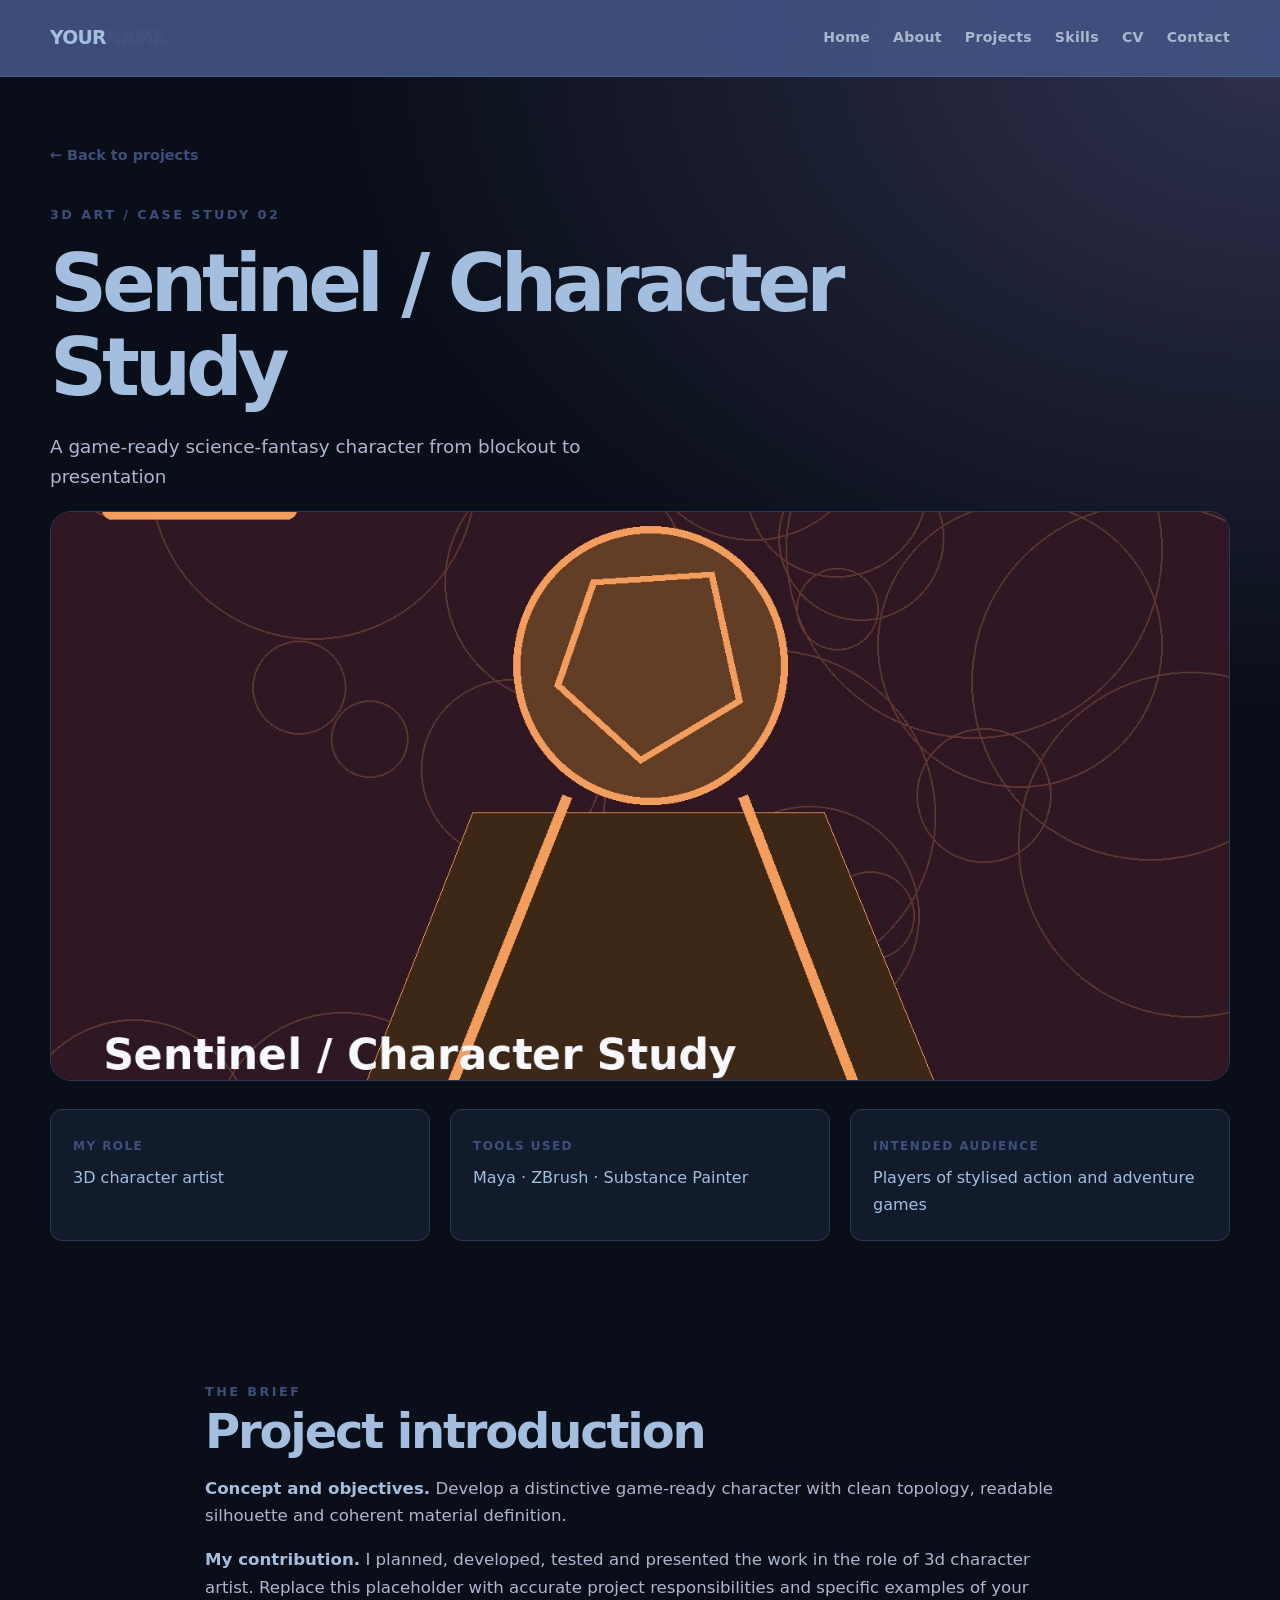
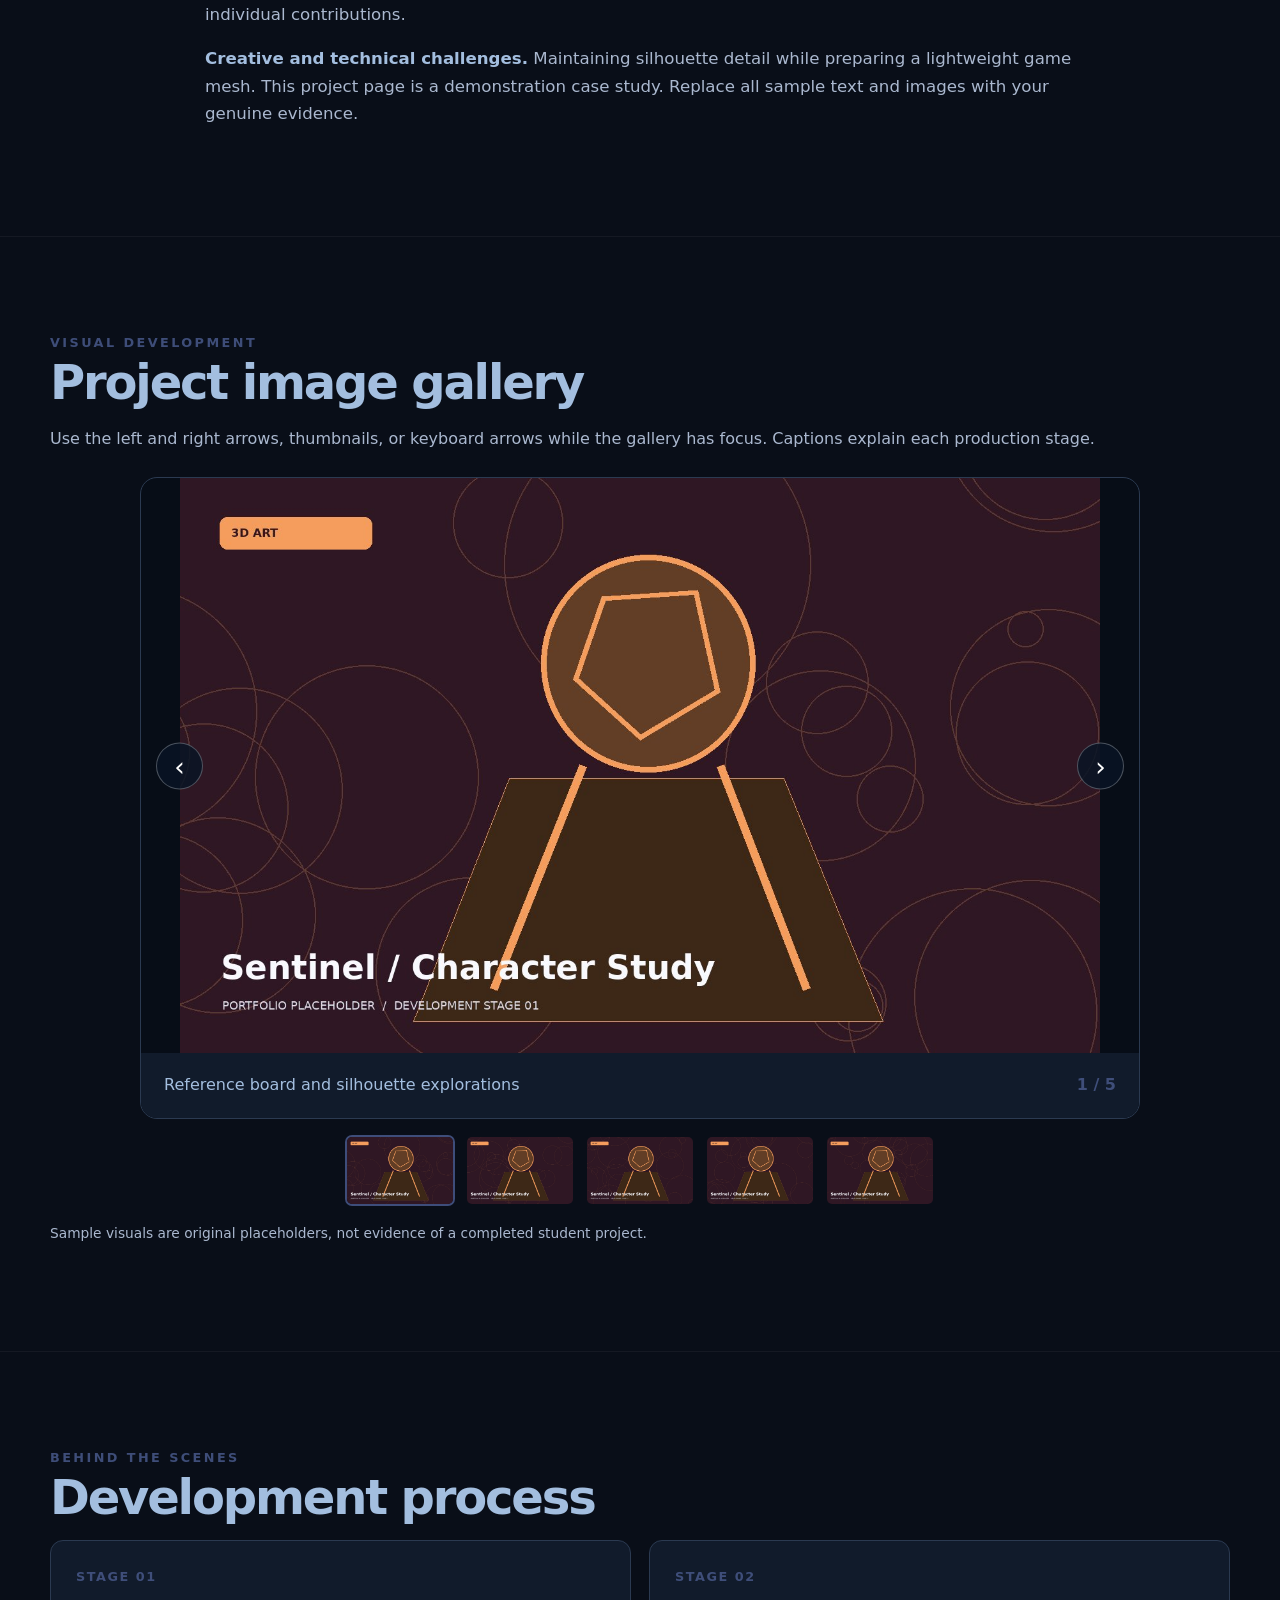
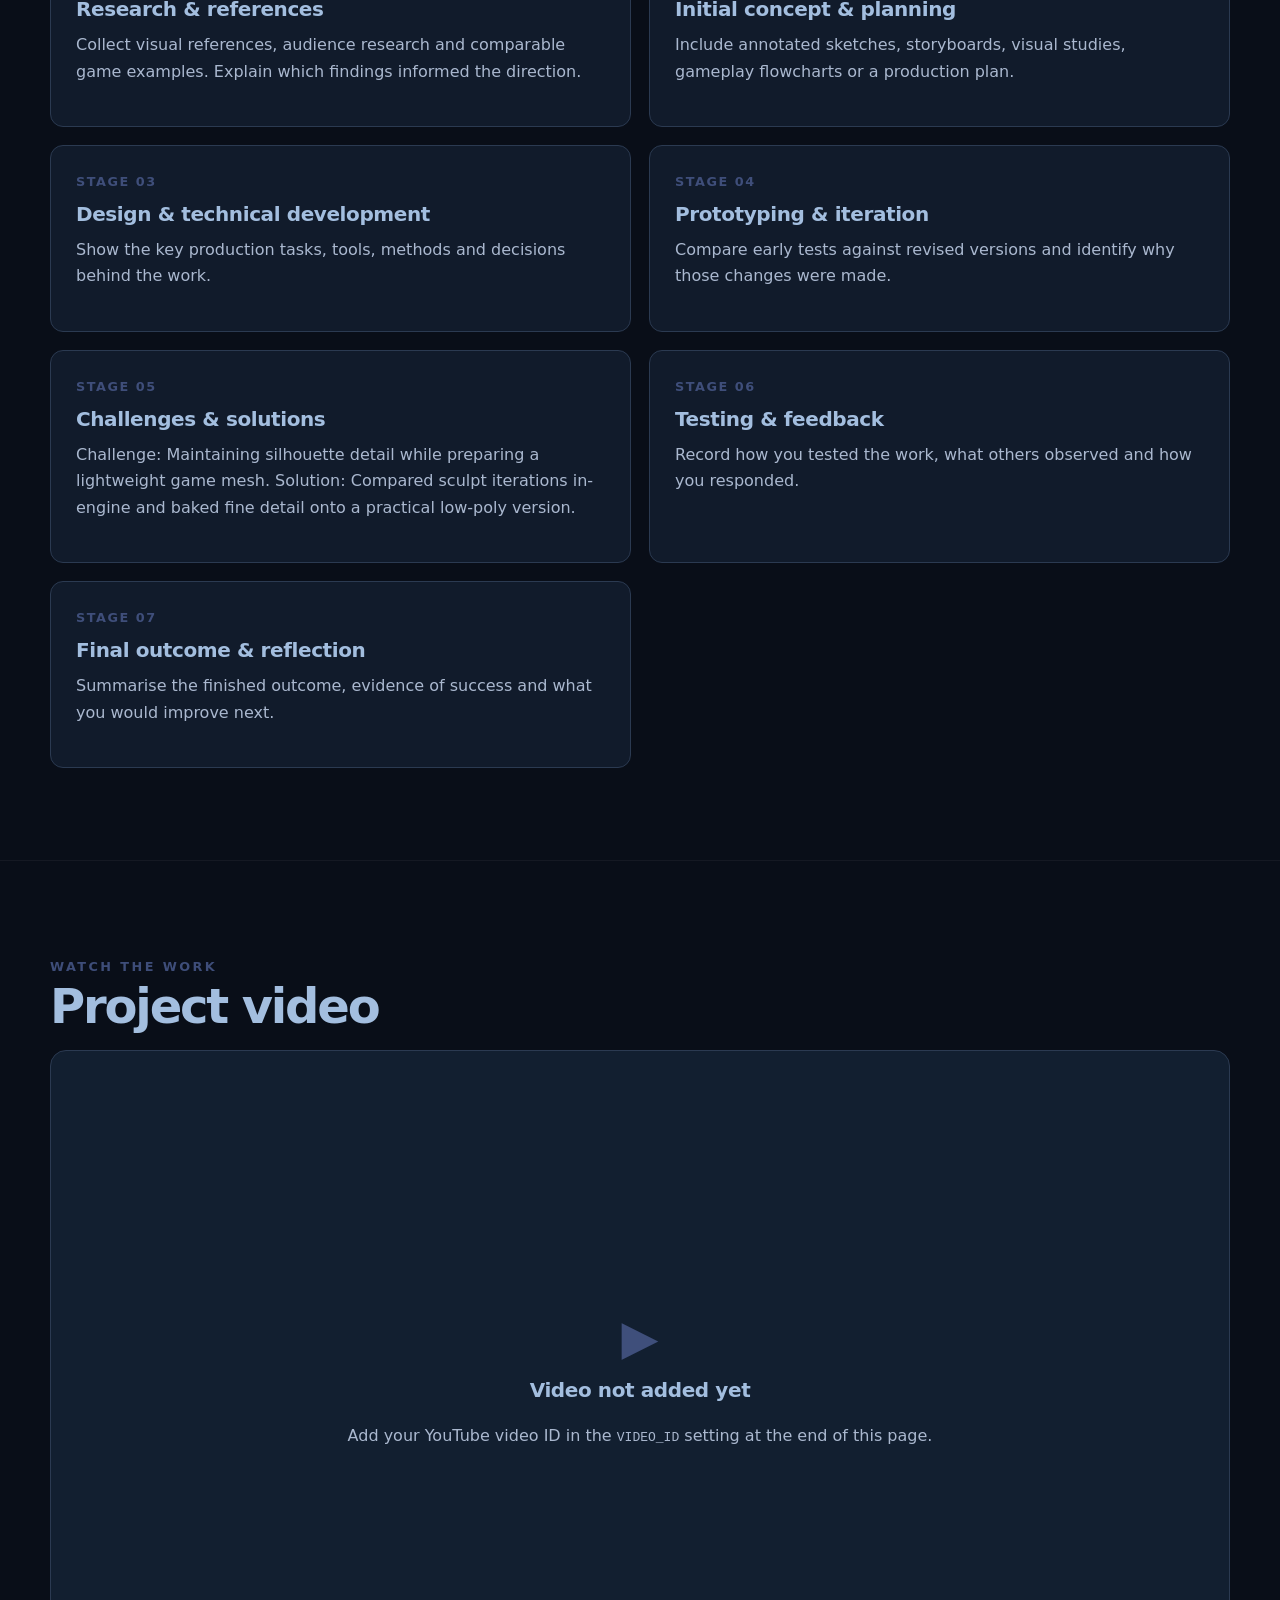
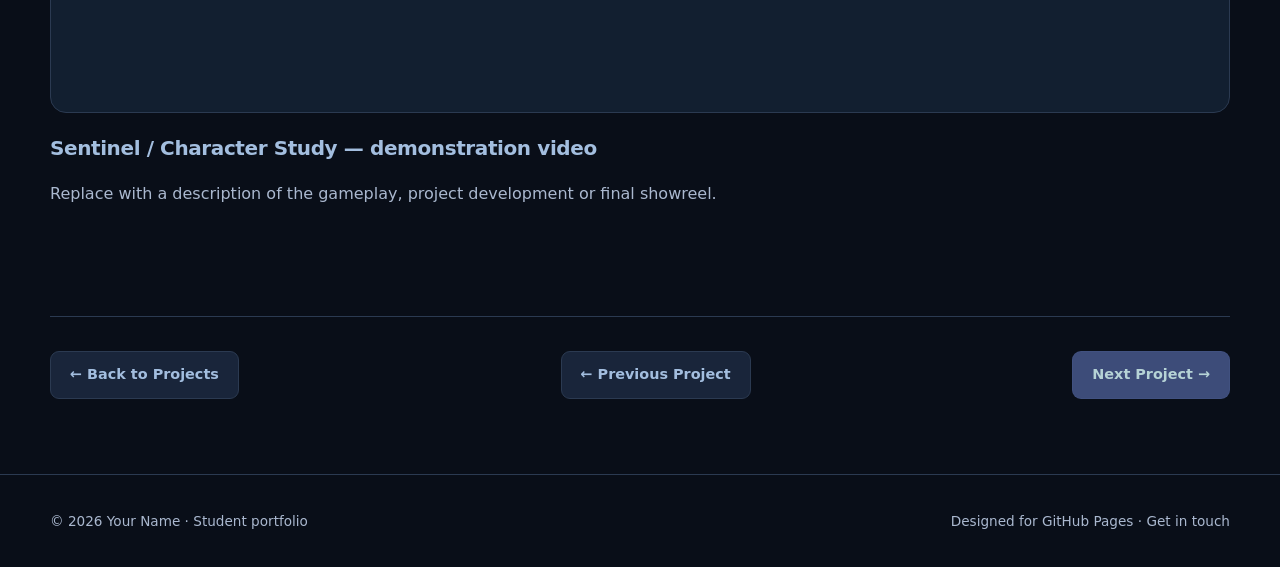
<file: projects/project2.html>
<!doctype html><html lang="en"><head><meta charset="utf-8"><meta name="viewport" content="width=device-width,initial-scale=1"><meta name="theme-color" content="#090e18"><meta name="description" content="Student portfolio showcasing game design, game development and 3D art projects."><title>Sentinel / Character Study | Your Name</title><link rel="stylesheet" href="../style.css"></head><body><a class="skip" href="#main">Skip to content</a><header class="header"><nav class="nav container" aria-label="Main navigation"><a class="brand" href="../index.html">YOUR<span>NAME.</span></a><button class="menu" type="button" data-menu aria-expanded="false" aria-controls="navlinks">Menu ☰</button><div class="navlinks" id="navlinks" data-navlinks><a href="../index.html#home">Home</a><a href="../index.html#about">About</a><a href="../index.html#projects">Projects</a><a href="../index.html#skills">Skills</a><a href="../index.html#cv">CV</a><a href="../index.html#contact">Contact</a></div></nav></header><main id="main"><section class="project-hero container"><a class="textlink" href="../index.html#projects">← Back to projects</a><p class="eyebrow" style="margin-top:36px">3D ART / CASE STUDY 02</p><h1>Sentinel / Character Study</h1><p class="lead">A game-ready science-fantasy character from blockout to presentation</p><img class="project-cover" src="../images/project2/image5.jpg" width="1440" height="900" alt="Featured sample visual of Sentinel / Character Study"><div class="project-summary"><div class="summary-item"><strong>My role</strong><p>3D character artist</p></div><div class="summary-item"><strong>Tools used</strong><p>Maya · ZBrush · Substance Painter</p></div><div class="summary-item"><strong>Intended audience</strong><p>Players of stylised action and adventure games</p></div></div></section><section class="section"><div class="container prose"><span class="eyebrow">The brief</span><h2>Project introduction</h2><p><strong style="color:var(--text)">Concept and objectives.</strong> Develop a distinctive game-ready character with clean topology, readable silhouette and coherent material definition.</p><p><strong style="color:var(--text)">My contribution.</strong> I planned, developed, tested and presented the work in the role of 3d character artist. Replace this placeholder with accurate project responsibilities and specific examples of your individual contributions.</p><p><strong style="color:var(--text)">Creative and technical challenges.</strong> Maintaining silhouette detail while preparing a lightweight game mesh. This project page is a demonstration case study. Replace all sample text and images with your genuine evidence.</p></div></section><section class="section"><div class="container"><span class="eyebrow">Visual development</span><h2>Project image gallery</h2><p>Use the left and right arrows, thumbnails, or keyboard arrows while the gallery has focus. Captions explain each production stage.</p><div class="gallery-shell" id="project-gallery" tabindex="0" aria-label="Sentinel / Character Study image gallery"><button type="button" class="gallery-arrow prev" id="gallery-prev" aria-label="Previous image">‹</button><img id="gallery-image" class="gallery-image" src="../images/project2/image1.jpg" alt="Reference board and silhouette explorations" width="1440" height="900"><button type="button" class="gallery-arrow next" id="gallery-next" aria-label="Next image">›</button><div class="gallery-info"><p id="gallery-caption">Reference board and silhouette explorations</p><span class="gallery-counter" id="gallery-counter">1 / 5</span></div></div><div id="gallery-thumbs" class="thumbs" aria-label="Choose image"></div><p class="muted-note">Sample visuals are original placeholders, not evidence of a completed student project.</p></div></section><section class="section"><div class="container"><span class="eyebrow">Behind the scenes</span><h2>Development process</h2><div class="process-grid"><article class="process-step"><div class="step-number">STAGE 01</div><h3>Research &amp; references</h3><p>Collect visual references, audience research and comparable game examples. Explain which findings informed the direction.</p></article><article class="process-step"><div class="step-number">STAGE 02</div><h3>Initial concept &amp; planning</h3><p>Include annotated sketches, storyboards, visual studies, gameplay flowcharts or a production plan.</p></article><article class="process-step"><div class="step-number">STAGE 03</div><h3>Design &amp; technical development</h3><p>Show the key production tasks, tools, methods and decisions behind the work.</p></article><article class="process-step"><div class="step-number">STAGE 04</div><h3>Prototyping &amp; iteration</h3><p>Compare early tests against revised versions and identify why those changes were made.</p></article><article class="process-step"><div class="step-number">STAGE 05</div><h3>Challenges &amp; solutions</h3><p>Challenge: Maintaining silhouette detail while preparing a lightweight game mesh. Solution: Compared sculpt iterations in-engine and baked fine detail onto a practical low-poly version.</p></article><article class="process-step"><div class="step-number">STAGE 06</div><h3>Testing &amp; feedback</h3><p>Record how you tested the work, what others observed and how you responded.</p></article><article class="process-step"><div class="step-number">STAGE 07</div><h3>Final outcome &amp; reflection</h3><p>Summarise the finished outcome, evidence of success and what you would improve next.</p></article></div></div></section><section class="section"><div class="container"><span class="eyebrow">Watch the work</span><h2>Project video</h2><div class="video-frame" id="video-container"><div class="video-placeholder"><span aria-hidden="true">▶</span><h3>Video not added yet</h3><p>Add your YouTube video ID in the <code>VIDEO_ID</code> setting at the end of this page.</p></div></div><h3 style="margin-top:22px" id="video-title">Sentinel / Character Study — demonstration video</h3><p id="video-description">Replace this description with a short introduction to your game, 3D walkthrough, gameplay features or production process.</p></div></section><div class="container project-navigation"><a class="btn" href="../index.html#projects">← Back to Projects</a><a class="btn" href="project1.html">← Previous Project</a><a class="btn primary" href="project3.html">Next Project →</a></div></main><footer class="footer"><div class="container"><span>© <span id="year">2026</span> Your Name · Student portfolio</span><span>Designed for GitHub Pages · <a href="../index.html#contact">Get in touch</a></span></div></footer><script src="../script.js"></script><script>document.querySelector('#year').textContent=new Date().getFullYear();</script>
<!-- PROJECT SETTINGS — Edit this list to add, remove or reorder local images.
     1. Put image files in images/projectN/ in the repository.
     2. Add a {src, alt, caption} entry below, using ../ relative paths.
     3. Set VIDEO_ID to the ID from your YouTube watch URL, not the entire URL.
     4. Do not use quotation marks inside an image caption without escaping them. -->
<script>
const galleryImages = [
    {src:"../images/project2/image1.jpg", alt:"3D Art portfolio example image 1", caption:"Reference board and silhouette explorations"},
    {src:"../images/project2/image2.jpg", alt:"3D Art portfolio example image 2", caption:"Early base mesh and proportion blockout"},
    {src:"../images/project2/image3.jpg", alt:"3D Art portfolio example image 3", caption:"High-poly sculpt and surface detailing"},
    {src:"../images/project2/image4.jpg", alt:"3D Art portfolio example image 4", caption:"Retopology and UV layout review"},
    {src:"../images/project2/image5.jpg", alt:"3D Art portfolio example image 5", caption:"Final textured character presentation"}
  ];
const VIDEO_ID = ""; // example: the 11-character ID after ?v= (leave empty for placeholder)
const VIDEO_TITLE = 'Sentinel / Character Study — demonstration video';
const VIDEO_DESCRIPTION = "Replace with a description of the gameplay, project development or final showreel.";
</script>
<script src="../project.js"></script>
</body></html>
</file>
<file: style.css>
/* DESIGN TOKENS — adjust site colours and typography here */
:root {
    --bg: #090e18;
    --panel: #111b2b;
    --surface: #19253a;
    --text: #a3bedf;
    --muted: #aab8cf;
    --line: #2b3a51;
    --accent: #425280ef;
    --accent2: #d81111;
    --max: 1180px;
    --radius: 18px;
    --shadow: 0 24px 60px #0007;
    color-scheme: dark
}

* {
    box-sizing: border-box
}

html {
    scroll-behavior: smooth;
    scroll-padding-top: 92px
}

body {
    margin: 0;
    background: var(--bg);
    color: var(--text);
    font-family: Inter, ui-sans-serif, system-ui, -apple-system, BlinkMacSystemFont, 'Segoe UI', sans-serif;
    line-height: 1.65
}

body:before {
    content: '';
    position: absolute;
    z-index: -1;
    top: 0;
    left: 0;
    right: 0;
    height: 950px;
    background: radial-gradient(ellipse at 100% 5%, #8984cf4b 0, transparent 52%), radial-gradient(ellipse at 12% 0, #4235cd00 0, transparent 45%)
}

a {
    color: inherit;
    text-decoration: none
}

a:hover {
    color: var(--accent)
}

img {
    display: block;
    max-width: 100%
}

button,
input,
textarea {
    font: inherit
}

button {
    cursor: pointer
}

:focus-visible {
    outline: 3px solid var(--accent);
    outline-offset: 4px
}

::selection {
    background: var(--accent);
    color: #051519
}

.container {
    width: min(calc(100% - 48px), var(--max));
    margin: 0 auto
}

.skip {
    position: absolute;
    left: -9999px;
    top: 12px;
    z-index: 99;
    background: var(--accent);
    color: #07101d;
    padding: 10px 20px
}

.skip:focus {
    left: 16px
}

.header {
    position: sticky;
    top: 0;
    z-index: 20;
    background: #425280ef;
    backdrop-filter: blur(18px);
    border-bottom: 1px solid #ffffff15
}

.nav {
    min-height: 76px;
    display: flex;
    align-items: center;
    justify-content: space-between;
    gap: 28px
}

.brand {
    font-weight: 850;
    font-size: 1.18rem;
    letter-spacing: -.04em
}

.brand span {
    color: var(--accent)
}

.navlinks {
    display: flex;
    gap: 23px;
    align-items: center;
    font-size: .88rem;
    font-weight: 700;
    letter-spacing: .02em
}

.navlinks a {
    color: var(--muted)
}

.navlinks a:hover {
    color: var(--accent)
}

.menu {
    display: none;
    background: transparent;
    color: var(--text);
    border: 1px solid var(--line);
    padding: 7px 12px;
    border-radius: 8px
}

.eyebrow {
    font-size: .8rem;
    letter-spacing: .19em;
    color: var(--accent);
    font-weight: 800;
    text-transform: uppercase
}

h1,
h2,
h3,
p {
    margin-top: 0
}

h1 {
    font-size: clamp(3.15rem, 7.2vw, 6.5rem);
    line-height: 1.06;
    letter-spacing: -.065em;
    margin: 16px 0 22px
}

h2 {
    font-size: clamp(2rem, 4vw, 3rem);
    line-height: 1.15;
    letter-spacing: -.045em;
    margin-bottom: 15px
}

h3 {
    font-size: 1.25rem;
    line-height: 1.3;
    letter-spacing: -.02em
}

p {
    color: var(--muted)
}

.lead {
    font-size: 1.15rem;
    max-width: 650px
}

.hero {
    padding: 95px 0 110px
}

.hero-grid {
    display: grid;
    grid-template-columns: 1.12fr .88fr;
    gap: 70px;
    align-items: center
}

.gradient {
    background: linear-gradient(105deg, var(--accent), #32309a);
    color: transparent;
    background-clip: text
}

.hero-visual {
    position: relative
}

.hero-visual img {
    height: 460px;
    width: 100%;
    object-fit: cover;
    border-radius: 24px;
    border: 1px solid #ffffff24;
    box-shadow: var(--shadow)
}

.float-tag {
    position: absolute;
    bottom: -20px;
    left: -20px;
    background: hsla(224, 32%, 38%, 0.937);
    border: 1px solid var(--line);
    padding: 13px 20px;
    border-radius: 11px;
    color: var(--text);
    font-weight: 700;
    box-shadow: var(--shadow)
}

.buttons {
    display: flex;
    gap: 13px;
    flex-wrap: wrap;
    margin-top: 30px
}

.btn {
    display: inline-flex;
    align-items: center;
    justify-content: center;
    gap: 10px;
    min-height: 46px;
    border: 1px solid var(--line);
    border-radius: 9px;
    padding: 11px 19px;
    font-size: .9rem;
    font-weight: 800;
    background: var(--surface);
    color: var(--text);
    transition: transform .2s, border-color .2s, background .2s
}

.btn:hover {
    transform: translateY(-2px);
    border-color: var(--accent);
    color: var(--accent)
}

.btn.primary {
    background: var(--accent);
    color: #b6d3d6;
    border-color: var(--accent)
}

.btn.primary:hover {
    background: #a0ffed;
    color: #062326
}

.section {
    padding: 92px 0
}

.section+.section {
    border-top: 1px solid #ffffff0c
}

.section-heading {
    display: flex;
    justify-content: space-between;
    align-items: end;
    gap: 30px;
    margin-bottom: 31px
}

.section-heading p {
    max-width: 530px;
    margin: 0
}

.about-grid {
    display: grid;
    grid-template-columns: 1fr 1fr;
    gap: 65px
}

.feature-list {
    display: grid;
    grid-template-columns: 1fr 1fr;
    gap: 13px
}

.feature {
    background: var(--panel);
    border: 1px solid var(--line);
    border-radius: 12px;
    padding: 21px
}

.feature strong {
    display: block;
    color: var(--text);
    margin-bottom: 5px
}

.feature span {
    color: var(--muted);
    font-size: .88rem
}

.cards {
    display: grid;
    grid-template-columns: repeat(3, minmax(0, 1fr));
    gap: 22px
}

.project-card {
    background: var(--panel);
    border: 1px solid var(--line);
    border-radius: var(--radius);
    overflow: hidden;
    transition: transform .2s, border-color .2s
}

.project-card:hover {
    transform: translateY(-5px);
    border-color: #64d3c7
}

.project-card img {
    width: 100%;
    height: 230px;
    object-fit: cover
}

.card-body {
    padding: 24px
}

.card-body .eyebrow {
    font-size: .68rem
}

.card-body h3 {
    margin: 9px 0
}

.card-body p {
    font-size: .91rem
}

.meta {
    color: #b7d0e5;
    font-size: .8rem;
    margin-bottom: 23px
}

.textlink {
    display: inline-flex;
    color: var(--accent);
    font-weight: 800;
    align-items: center;
    gap: 8px;
    font-size: .9rem
}

.skills-grid {
    display: grid;
    grid-template-columns: repeat(4, 1fr);
    gap: 16px
}

.skill-card {
    background: var(--panel);
    border: 1px solid var(--line);
    padding: 25px;
    border-radius: 13px
}

.skill-card h3 {
    font-size: 1.04rem;
    margin-bottom: 15px
}

.chips {
    display: flex;
    flex-wrap: wrap;
    gap: 7px
}

.chip {
    background: #25354d;
    color: #d4e1ef;
    border-radius: 5px;
    padding: 5px 9px;
    font-size: .8rem
}

.cv-panel {
    display: flex;
    justify-content: space-between;
    align-items: center;
    gap: 30px;
    background: linear-gradient(125deg, #152b35, #222340);
    border: 1px solid #3d4a5d;
    padding: 45px;
    border-radius: 20px
}

.cv-panel p {
    margin-bottom: 0
}

.contact-grid {
    display: grid;
    grid-template-columns: .9fr 1.1fr;
    gap: 70px
}

.socials {
    display: flex;
    gap: 16px;
    flex-wrap: wrap
}

.socials a {
    color: var(--accent);
    font-weight: 700
}

.form {
    background: var(--panel);
    padding: 28px;
    border-radius: var(--radius);
    border: 1px solid var(--line)
}

.field {
    margin-bottom: 16px
}

.field label {
    display: block;
    font-size: .9rem;
    font-weight: 700;
    margin-bottom: 7px
}

.field input,
.field textarea {
    width: 100%;
    border: 1px solid #42516a;
    background: #0c1523;
    border-radius: 8px;
    padding: 12px 14px;
    color: var(--text)
}

.field textarea {
    min-height: 132px;
    resize: vertical
}

.form-status {
    margin-top: 14px;
    min-height: 25px
}

.hidden-field {
    position: absolute;
    left: -99999px
}

.footer {
    padding: 35px 0;
    border-top: 1px solid var(--line);
    color: var(--muted);
    font-size: .85rem
}

.footer .container {
    display: flex;
    justify-content: space-between;
    gap: 20px
}

.project-hero {
    padding: 65px 0 45px
}

.project-hero h1 {
    font-size: clamp(3rem, 6.2vw, 5.3rem);
    max-width: 960px
}

.project-cover {
    width: 100%;
    max-height: 570px;
    object-fit: cover;
    border: 1px solid var(--line);
    border-radius: 21px
}

.project-summary {
    display: grid;
    grid-template-columns: repeat(3, 1fr);
    gap: 20px;
    margin: 28px 0 0
}

.summary-item {
    border: 1px solid var(--line);
    padding: 22px;
    border-radius: 12px;
    background: var(--panel)
}

.summary-item strong {
    font-size: .75rem;
    letter-spacing: .12em;
    text-transform: uppercase;
    color: var(--accent)
}

.summary-item p {
    margin: 7px 0 0;
    color: var(--text)
}

.prose {
    max-width: 870px
}

.prose p {
    font-size: 1.04rem
}

.process-grid {
    display: grid;
    grid-template-columns: repeat(2, minmax(0, 1fr));
    gap: 18px
}

.process-step {
    border: 1px solid var(--line);
    padding: 25px;
    background: var(--panel);
    border-radius: 13px
}

.process-step h3 {
    margin-bottom: 10px
}

.step-number {
    font-size: .8rem;
    letter-spacing: .12em;
    color: var(--accent);
    font-weight: 850;
    margin-bottom: 9px
}

.gallery-shell {
    position: relative;
    max-width: 1000px;
    margin: 25px auto 0;
    border: 1px solid var(--line);
    background: #070d17;
    border-radius: 17px;
    overflow: hidden
}

.gallery-image {
    width: 100%;
    height: min(60vw, 575px);
    min-height: 220px;
    object-fit: contain
}

.gallery-arrow {
    position: absolute;
    top: 45%;
    transform: translateY(-50%);
    background: #091525d9;
    color: white;
    border: 1px solid #ffffff45;
    border-radius: 50%;
    height: 47px;
    width: 47px;
    font-size: 1.65rem;
    display: grid;
    place-items: center;
    z-index: 1
}

.gallery-arrow:hover {
    background: #254c59
}

.gallery-arrow.prev {
    left: 15px
}

.gallery-arrow.next {
    right: 15px
}

.gallery-info {
    display: flex;
    justify-content: space-between;
    align-items: center;
    gap: 20px;
    padding: 16px 23px;
    background: var(--panel);
    min-height: 65px
}

.gallery-info p {
    margin: 0;
    color: var(--text)
}

.gallery-counter {
    white-space: nowrap;
    color: var(--accent);
    font-weight: 800
}

.thumbs {
    display: flex;
    gap: 10px;
    justify-content: center;
    flex-wrap: wrap;
    padding: 16px 0
}

.thumb {
    background: transparent;
    padding: 0;
    border: 2px solid transparent;
    border-radius: 7px;
    overflow: hidden
}

.thumb[aria-current=true] {
    border-color: var(--accent)
}

.thumb img {
    width: 106px;
    height: 67px;
    object-fit: cover
}

.video-frame {
    aspect-ratio: 16/9;
    background: #121f30;
    border: 1px solid var(--line);
    border-radius: 16px;
    overflow: hidden;
    display: grid;
    place-items: center
}

.video-frame iframe {
    width: 100%;
    height: 100%;
    border: 0
}

.video-placeholder {
    text-align: center;
    padding: 25px
}

.video-placeholder span {
    font-size: 3rem;
    color: var(--accent)
}

.project-navigation {
    border-top: 1px solid var(--line);
    padding: 34px 0 75px;
    display: flex;
    justify-content: space-between;
    gap: 12px;
    flex-wrap: wrap
}

.muted-note {
    font-size: .86rem
}

.badge-soft {
    display: inline-block;
    color: var(--accent);
    border: 1px solid #42877f;
    padding: 5px 12px;
    border-radius: 99px;
    font-size: .75rem;
    font-weight: 700
}

@media(max-width:1000px) {
    .hero-grid {
        gap: 38px
    }

    .skills-grid {
        grid-template-columns: repeat(2, 1fr)
    }

    .cards {
        grid-template-columns: repeat(2, 1fr)
    }
}

@media(max-width:720px) {
    .container {
        width: min(calc(100% - 32px), var(--max))
    }

    .menu {
        display: block
    }

    .nav {
        flex-wrap: wrap
    }

    .navlinks {
        display: none;
        flex-basis: 100%;
        flex-direction: column;
        align-items: stretch;
        padding-bottom: 20px;
        gap: 13px
    }

    .navlinks.open {
        display: flex
    }

    .hero {
        padding: 65px 0 85px
    }

    .hero-grid,
    .about-grid,
    .contact-grid {
        grid-template-columns: 1fr;
        gap: 32px
    }

    .hero-visual img {
        height: 300px
    }

    .float-tag {
        left: 10px
    }

    .section {
        padding: 65px 0
    }

    .section-heading {
        display: block
    }

    .cards,
    .skills-grid,
    .process-grid,
    .project-summary {
        grid-template-columns: 1fr
    }

    .feature-list {
        grid-template-columns: 1fr 1fr
    }

    .cv-panel {
        padding: 25px;
        align-items: start;
        flex-direction: column
    }

    .project-hero {
        padding-top: 45px
    }

    .gallery-info {
        align-items: start;
        flex-direction: column;
        gap: 5px
    }

    .footer .container {
        flex-direction: column
    }

    .thumb img {
        width: 66px;
        height: 45px
    }
}

@media(max-width:420px) {
    .feature-list {
        grid-template-columns: 1fr
    }

    .gallery-arrow {
        width: 38px;
        height: 38px
    }

    .gallery-arrow.prev {
        left: 7px
    }

    .gallery-arrow.next {
        right: 7px
    }
}

@media(prefers-reduced-motion:reduce) {
    html {
        scroll-behavior: auto
    }

    *,
    *:before,
    *:after {
        transition: none !important;
        animation: none !important
    }
}
</file>
<file: style Fashion.css>
/* DESIGN TOKENS — adjust site colours and typography here */
:root {
    --bg: #375316;
    --panel: #ffffff63;
    --surface: #a83c3c;
    --text: #213472;
    --muted: #dab92b;
    --line: #183053;
    --accent: #141a14 ;
    --accent2: #d81111;
    --max: 1180px;
    --radius: 18px;
    --shadow: 0 24px 60px #0007;
    color-scheme: dark
}
.Fashionxp {

    background-image: url(download.png);
    background-repeat: no-repeat;
    background-position: center center;
    background-size: cover;
}

.Fashion90 {

    background-image: url(download.png);
    background-repeat: no-repeat;
    background-position: center center;
    background-size: cover;
}   

* {
    box-sizing: border-box
}

html {
    scroll-behavior: smooth;
    scroll-padding-top: 92px
}

body {
    margin: 0;
    background: var(--bg);
    color: var(--text);
    font-family: Inter, ui-sans-serif, system-ui, -apple-system, BlinkMacSystemFont, 'Segoe UI', sans-serif;
    line-height: 1.65
}

body:before {
    content: '';
    position: absolute;
    z-index: -1;
    top: 0;
    left: 0;
    right: 0;
    height: 950px;
    background: radial-gradient(ellipse at 100% 5%, #8025254b 0, transparent 52%), radial-gradient(ellipse at 12% 0, #4235cd00 0, transparent 45%)
}

a {
    color: inherit;
    text-decoration: none
}

a:hover {
    color: var(--accent)
}

img {
    display: block;
    max-width: 100%
}

button,
input,
textarea {
    font: inherit
}

button {
    cursor: pointer
}

:focus-visible {
    outline: 3px solid var(--accent);
    outline-offset: 4px
}

::selection {
    background: var(--accent);
    color: #051519
}

.container {
    width: min(calc(100% - 48px), var(--max));
    margin: 0 auto
}

.skip {
    position: absolute;
    left: -9999px;
    top: 12px;
    z-index: 99;
    background: var(--accent);
    color: #07101d;
    padding: 10px 20px
}

.skip:focus {
    left: 16px
}

.header {
    position: sticky;
    top: 0;
    z-index: 20;
    backdrop-filter: blur(18px);
    border-bottom: 1px solid #69470615
}

.nav {
    min-height: 76px;
    display: flex;
    align-items: center;
    justify-content: space-between;
    gap: 28px
}

.brand {
    font-weight: 850;
    font-size: 1.18rem;
    letter-spacing: -.04em
}

.brand span {
    color: var(--accent)
}

.navlinks {
    display: flex;
    gap: 23px;
    align-items: center;
    font-size: .88rem;
    font-weight: 700;
    letter-spacing: .02em
}

.navlinks a {
    color: var(--muted)
}

.navlinks a:hover {
    color: var(--accent)
}

.menu {
    display: none;
    background: transparent;
    color: var(--text);
    border: 1px solid var(--line);
    padding: 7px 12px;
    border-radius: 8px
}

.eyebrow {
    font-size: .8rem;
    letter-spacing: .19em;
    color: var(--accent);
    font-weight: 800;
    text-transform: uppercase
}

h1,
h2,
h3,
p {
    margin-top: 0
}

h1 {
    font-size: clamp(3.15rem, 7.2vw, 6.5rem);
    line-height: 1.06;
    letter-spacing: -.065em;
    margin: 16px 0 22px
}

h2 {
    font-size: clamp(2rem, 4vw, 3rem);
    line-height: 1.15;
    letter-spacing: -.045em;
    margin-bottom: 15px
}

h3 {
    font-size: 1.25rem;
    line-height: 1.3;
    letter-spacing: -.02em
}

p {
    color: var(--muted)
}

.lead {
    font-size: 1.15rem;
    max-width: 650px
}

.hero {
    padding: 95px 0 110px
}

.hero-grid {
    display: grid;
    grid-template-columns: 1.12fr .88fr;
    gap: 70px;
    align-items: center
}

.gradient {
    background: linear-gradient(105deg, var(--accent), #32309a);
    color: transparent;
    background-clip: text
}

.hero-visual {
    position: relative
}

.hero-visual img {
    height: 460px;
    width: 100%;
    object-fit: cover;
    border-radius: 24px;
    border: 1px solid #d1080824;
    box-shadow: var(--shadow)
}

.float-tag {
    position: absolute;
    bottom: -20px;
    left: -20px;
    background: hsla(224, 32%, 38%, 0.937);
    border: 1px solid var(--line);
    padding: 13px 20px;
    border-radius: 11px;
    color: var(--text);
    font-weight: 700;
    box-shadow: var(--shadow)
}

.buttons {
    display: flex;
    gap: 13px;
    flex-wrap: wrap;
    margin-top: 30px
}

.btn {
    display: inline-flex;
    align-items: center;
    justify-content: center;
    gap: 10px;
    min-height: 46px;
    border: 1px solid var(--line);
    border-radius: 9px;
    padding: 11px 19px;
    font-size: .9rem;
    font-weight: 800;
    background: var(--surface);
    color: var(--text);
    transition: transform .2s, border-color .2s, background .2s
}

.btn:hover {
    transform: translateY(-2px);
    border-color: var(--accent);
    color: var(--accent)
}

.btn.primary {
    background: var(--accent);
    color: #b6d3d6;
    border-color: var(--accent)
}

.btn.primary:hover {
    background: #a0ffed;
    color: #062326
}

.section {
    padding: 92px 0
}

.section+.section {
    border-top: 1px solid #ffffff0c
}

.section-heading {
    display: flex;
    justify-content: space-between;
    align-items: end;
    gap: 30px;
    margin-bottom: 31px
}

.section-heading p {
    max-width: 530px;
    margin: 0
}

.about-grid {
    display: grid;
    grid-template-columns: 1fr 1fr;
    gap: 65px
}

.feature-list {
    display: grid;
    grid-template-columns: 1fr 1fr;
    gap: 13px
}

.feature {
    background: var(--panel);
    border: 1px solid var(--line);
    border-radius: 12px;
    padding: 21px
}

.feature strong {
    display: block;
    color: var(--text);
    margin-bottom: 5px
}

.feature span {
    color: var(--muted);
    font-size: .88rem
}

.cards {
    display: grid;
    grid-template-columns: repeat(3, minmax(0, 1fr));
    gap: 22px
}

.project-card {
    background: var(--panel);
    border: 1px solid var(--line);
    border-radius: var(--radius);
    overflow: hidden;
    transition: transform .2s, border-color .2s
}

.project-card:hover {
    transform: translateY(-5px);
    border-color: #64d3c7
}

.project-card img {
    width: 100%;
    height: 230px;
    object-fit: cover
}

.card-body {
    padding: 24px
}

.card-body .eyebrow {
    font-size: .68rem
}

.card-body h3 {
    margin: 9px 0
}

.card-body p {
    font-size: .91rem
}

.meta {
    color: #b7d0e5;
    font-size: .8rem;
    margin-bottom: 23px
}

.textlink {
    display: inline-flex;
    color: var(--accent);
    font-weight: 800;
    align-items: center;
    gap: 8px;
    font-size: .9rem
}

.skills-grid {
    display: grid;
    grid-template-columns: repeat(4, 1fr);
    gap: 16px
}

.skill-card {
    background: var(--panel);
    border: 1px solid var(--line);
    padding: 25px;
    border-radius: 13px
}

.skill-card h3 {
    font-size: 1.04rem;
    margin-bottom: 15px
}

.chips {
    display: flex;
    flex-wrap: wrap;
    gap: 7px
}

.chip {
    background: #25354d;
    color: #d4e1ef;
    border-radius: 5px;
    padding: 5px 9px;
    font-size: .8rem
}

.cv-panel {
    display: flex;
    justify-content: space-between;
    align-items: center;
    gap: 30px;
    background: linear-gradient(125deg, #152b35, #222340);
    border: 1px solid #3d4a5d;
    padding: 45px;
    border-radius: 20px
}

.cv-panel p {
    margin-bottom: 0
}

.contact-grid {
    display: grid;
    grid-template-columns: .9fr 1.1fr;
    gap: 70px
}

.socials {
    display: flex;
    gap: 16px;
    flex-wrap: wrap
}

.socials a {
    color: var(--accent);
    font-weight: 700
}

.form {
    background: var(--panel);
    padding: 28px;
    border-radius: var(--radius);
    border: 1px solid var(--line)
}

.field {
    margin-bottom: 16px
}

.field label {
    display: block;
    font-size: .9rem;
    font-weight: 700;
    margin-bottom: 7px
}

.field input,
.field textarea {
    width: 100%;
    border: 1px solid #42516a;
    background: #0c1523;
    border-radius: 8px;
    padding: 12px 14px;
    color: var(--text)
}

.field textarea {
    min-height: 132px;
    resize: vertical
}

.form-status {
    margin-top: 14px;
    min-height: 25px
}

.hidden-field {
    position: absolute;
    left: -99999px
}

.footer {
    padding: 35px 0;
    border-top: 1px solid var(--line);
    color: var(--muted);
    font-size: .85rem
}

.footer .container {
    display: flex;
    justify-content: space-between;
    gap: 20px
}

.project-hero {
    padding: 65px 0 45px
}

.project-hero h1 {
    font-size: clamp(3rem, 6.2vw, 5.3rem);
    max-width: 960px
}

.project-cover {
    width: 100%;
    max-height: 570px;
    object-fit: cover;
    border: 1px solid var(--line);
    border-radius: 21px
}

.project-summary {
    display: grid;
    grid-template-columns: repeat(3, 1fr);
    gap: 20px;
    margin: 28px 0 0
}

.summary-item {
    border: 1px solid var(--line);
    padding: 22px;
    border-radius: 12px;
    background: var(--panel)
}

.summary-item strong {
    font-size: .75rem;
    letter-spacing: .12em;
    text-transform: uppercase;
    color: var(--accent)
}

.summary-item p {
    margin: 7px 0 0;
    color: var(--text)
}

.prose {
    max-width: 870px
}

.prose p {
    font-size: 1.04rem
}

.process-grid {
    display: grid;
    grid-template-columns: repeat(2, minmax(0, 1fr));
    gap: 18px
}

.process-step {
    border: 1px solid var(--line);
    padding: 25px;
    background: var(--panel);
    border-radius: 13px
}

.process-step h3 {
    margin-bottom: 10px
}

.step-number {
    font-size: .8rem;
    letter-spacing: .12em;
    color: var(--accent);
    font-weight: 850;
    margin-bottom: 9px
}

.gallery-shell {
    position: relative;
    max-width: 1000px;
    margin: 25px auto 0;
    border: 1px solid var(--line);
    background: #070d17;
    border-radius: 17px;
    overflow: hidden
}

.gallery-image {
    width: 100%;
    height: min(60vw, 575px);
    min-height: 220px;
    object-fit: contain
}

.gallery-arrow {
    position: absolute;
    top: 45%;
    transform: translateY(-50%);
    background: #091525d9;
    color: white;
    border: 1px solid #ffffff45;
    border-radius: 50%;
    height: 47px;
    width: 47px;
    font-size: 1.65rem;
    display: grid;
    place-items: center;
    z-index: 1
}

.gallery-arrow:hover {
    background: #254c59
}

.gallery-arrow.prev {
    left: 15px
}

.gallery-arrow.next {
    right: 15px
}

.gallery-info {
    display: flex;
    justify-content: space-between;
    align-items: center;
    gap: 20px;
    padding: 16px 23px;
    background: var(--panel);
    min-height: 65px
}

.gallery-info p {
    margin: 0;
    color: var(--text)
}

.gallery-counter {
    white-space: nowrap;
    color: var(--accent);
    font-weight: 800
}

.thumbs {
    display: flex;
    gap: 10px;
    justify-content: center;
    flex-wrap: wrap;
    padding: 16px 0
}

.thumb {
    background: transparent;
    padding: 0;
    border: 2px solid transparent;
    border-radius: 7px;
    overflow: hidden
}

.thumb[aria-current=true] {
    border-color: var(--accent)
}

.thumb img {
    width: 106px;
    height: 67px;
    object-fit: cover
}

.video-frame {
    aspect-ratio: 16/9;
    background: #121f30;
    border: 1px solid var(--line);
    border-radius: 16px;
    overflow: hidden;
    display: grid;
    place-items: center
}

.video-frame iframe {
    width: 100%;
    height: 100%;
    border: 0
}

.video-placeholder {
    text-align: center;
    padding: 25px
}

.video-placeholder span {
    font-size: 3rem;
    color: var(--accent)
}

.project-navigation {
    border-top: 1px solid var(--line);
    padding: 34px 0 75px;
    display: flex;
    justify-content: space-between;
    gap: 12px;
    flex-wrap: wrap
}

.muted-note {
    font-size: .86rem
}

.badge-soft {
    display: inline-block;
    color: var(--accent);
    border: 1px solid #42877f;
    padding: 5px 12px;
    border-radius: 99px;
    font-size: .75rem;
    font-weight: 700
}

@media(max-width:1000px) {
    .hero-grid {
        gap: 38px
    }

    .skills-grid {
        grid-template-columns: repeat(2, 1fr)
    }

    .cards {
        grid-template-columns: repeat(2, 1fr)
    }
}

@media(max-width:720px) {
    .container {
        width: min(calc(100% - 32px), var(--max))
    }

    .menu {
        display: block
    }

    .nav {
        flex-wrap: wrap
    }

    .navlinks {
        display: none;
        flex-basis: 100%;
        flex-direction: column;
        align-items: stretch;
        padding-bottom: 20px;
        gap: 13px
    }

    .navlinks.open {
        display: flex
    }

    .hero {
        padding: 65px 0 85px
    }

    .hero-grid,
    .about-grid,
    .contact-grid {
        grid-template-columns: 1fr;
        gap: 32px
    }

    .hero-visual img {
        height: 300px
    }

    .float-tag {
        left: 10px
    }

    .section {
        padding: 65px 0
    }

    .section-heading {
        display: block
    }

    .cards,
    .skills-grid,
    .process-grid,
    .project-summary {
        grid-template-columns: 1fr
    }

    .feature-list {
        grid-template-columns: 1fr 1fr
    }

    .cv-panel {
        padding: 25px;
        align-items: start;
        flex-direction: column
    }

    .project-hero {
        padding-top: 45px
    }

    .gallery-info {
        align-items: start;
        flex-direction: column;
        gap: 5px
    }

    .footer .container {
        flex-direction: column
    }

    .thumb img {
        width: 66px;
        height: 45px
    }
}

@media(max-width:420px) {
    .feature-list {
        grid-template-columns: 1fr
    }

    .gallery-arrow {
        width: 38px;
        height: 38px
    }

    .gallery-arrow.prev {
        left: 7px
    }

    .gallery-arrow.next {
        right: 7px
    }
}

@media(prefers-reduced-motion:reduce) {
    html {
        scroll-behavior: auto
    }

    *,
    *:before,
    *:after {
        transition: none !important;
        animation: none !important
    }
}
</file>
